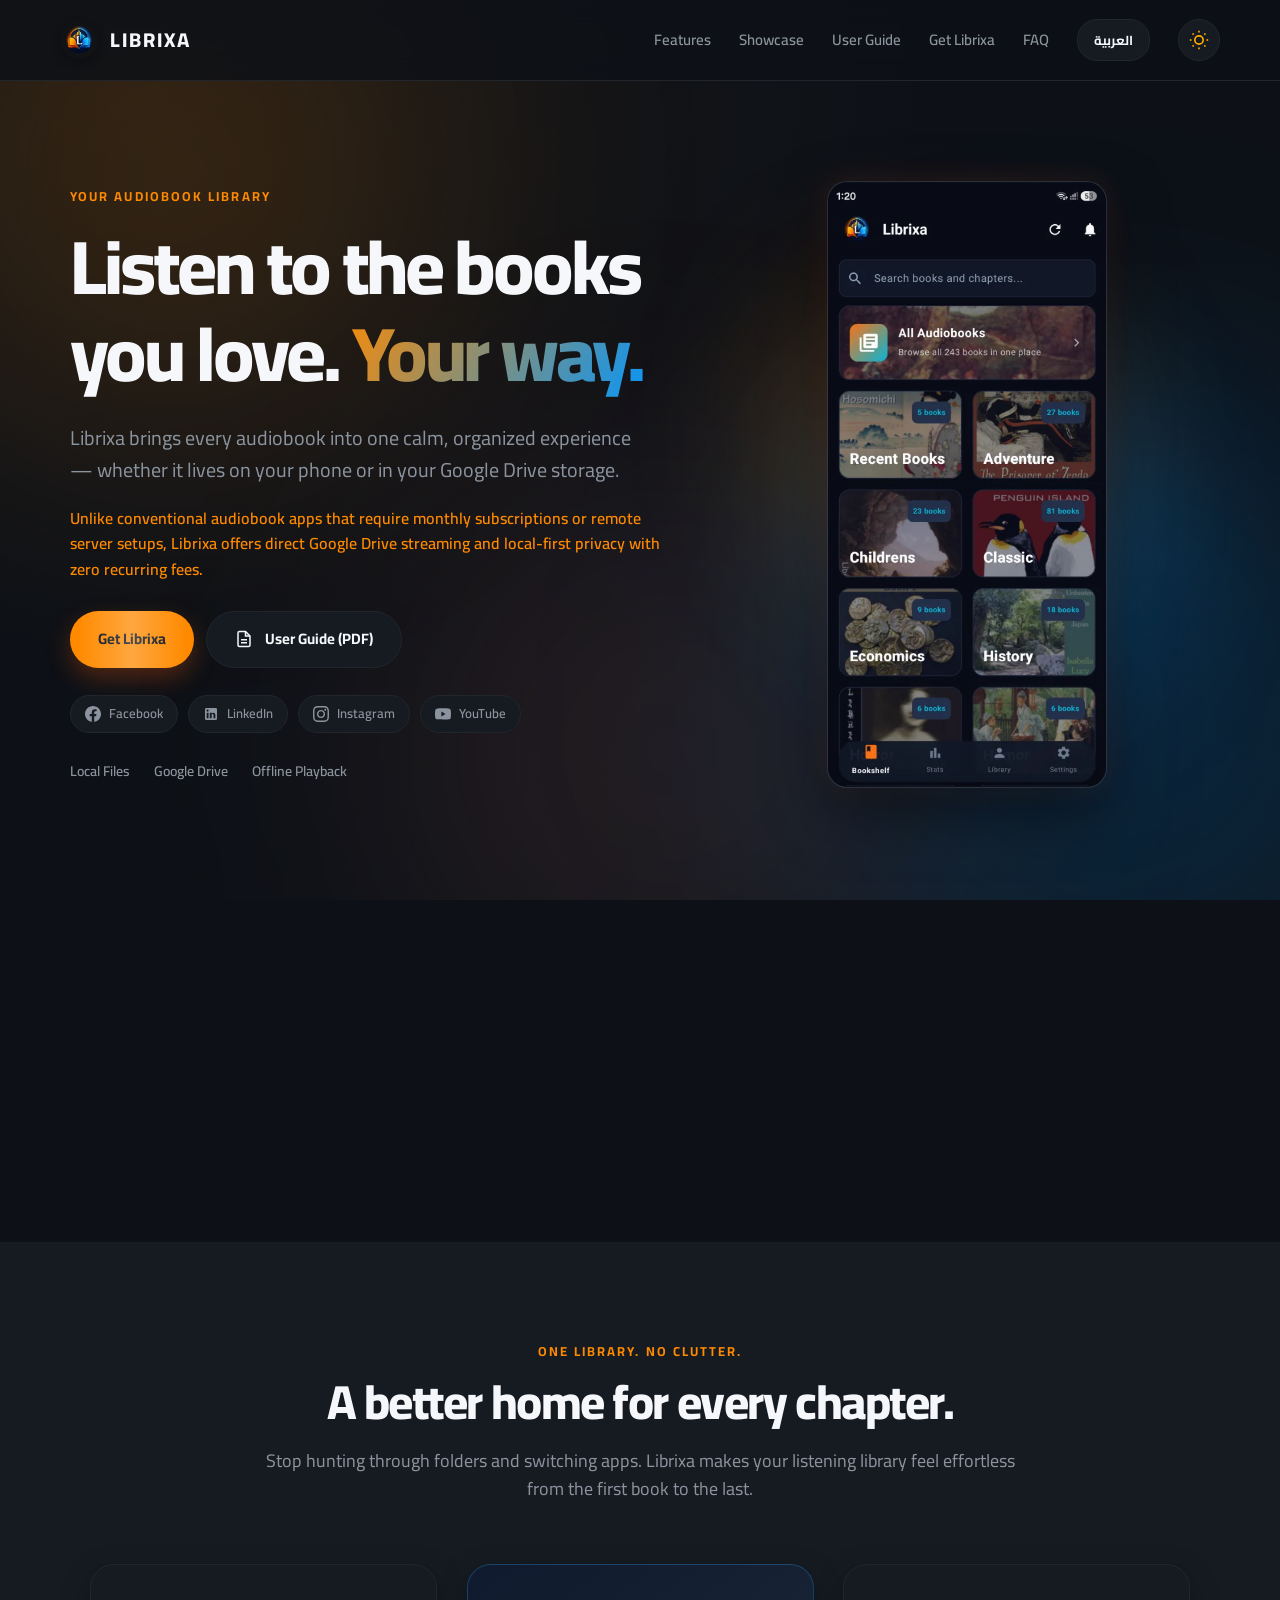
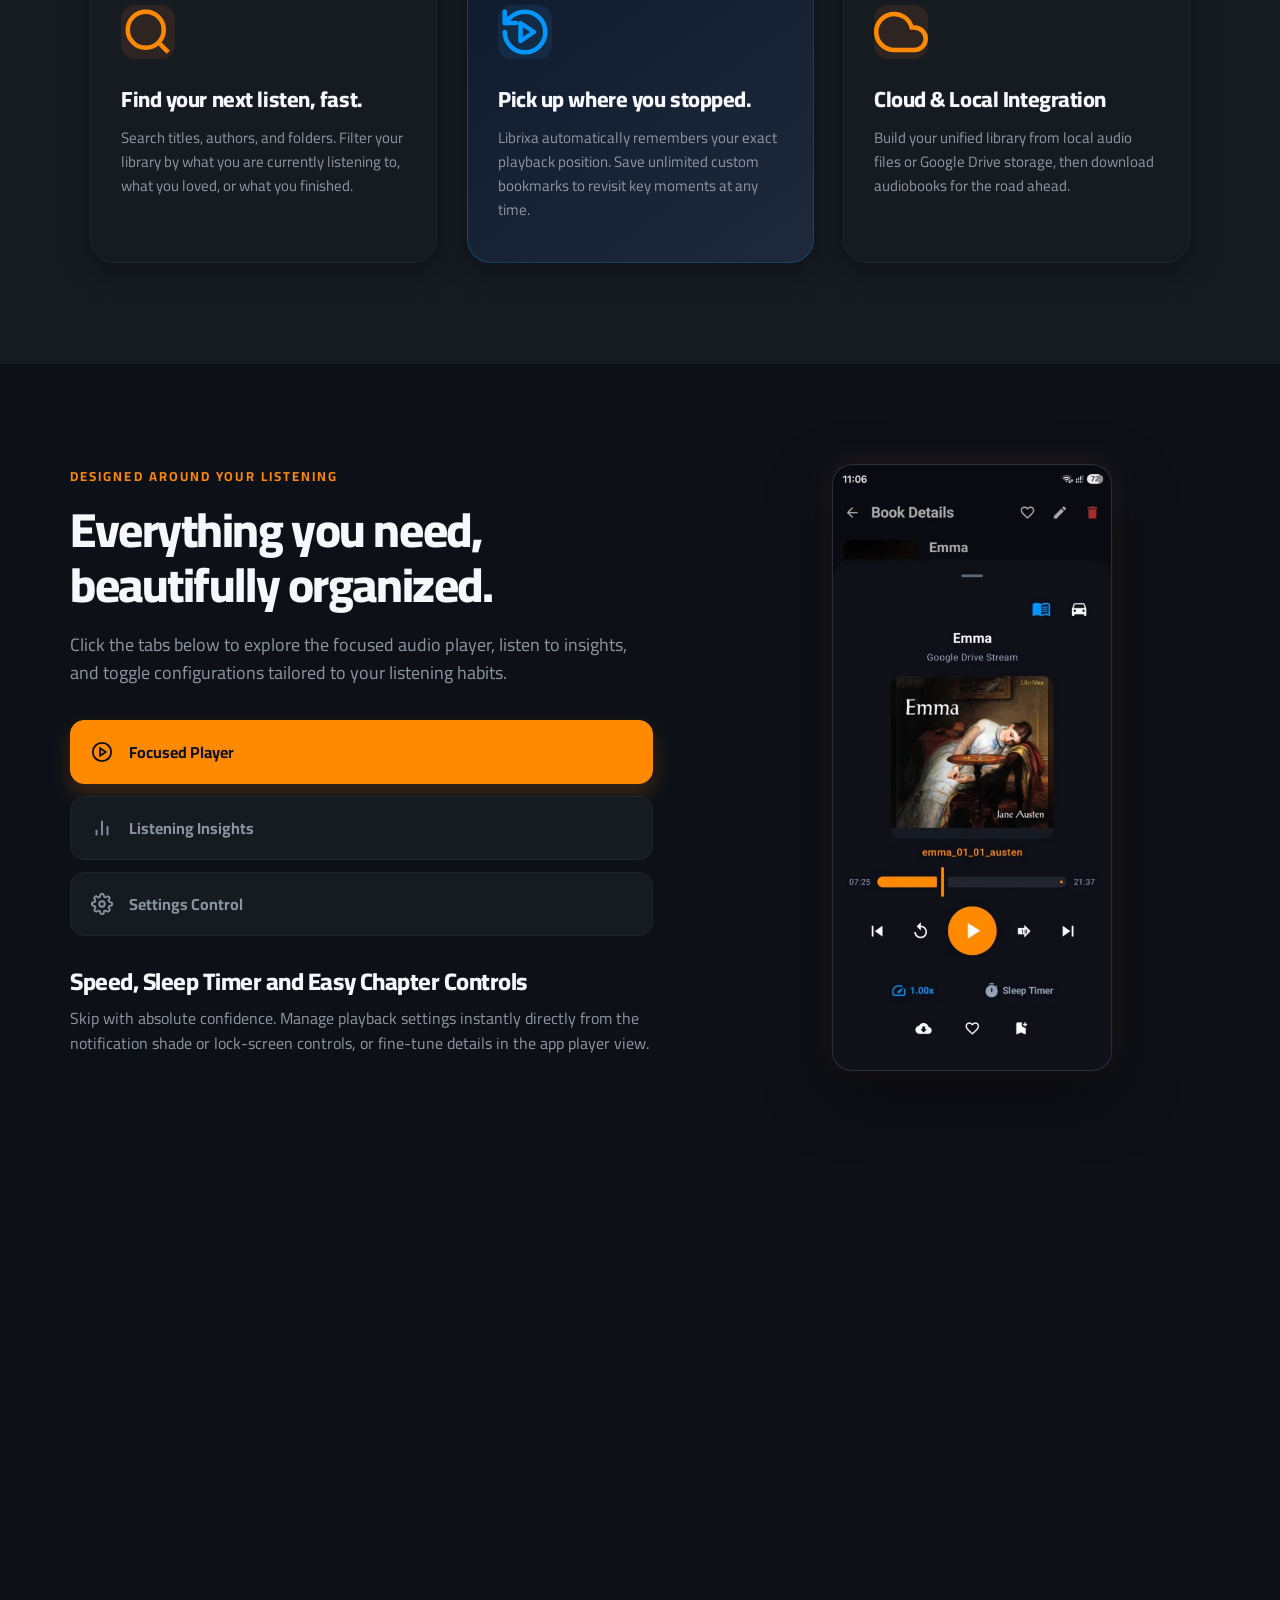
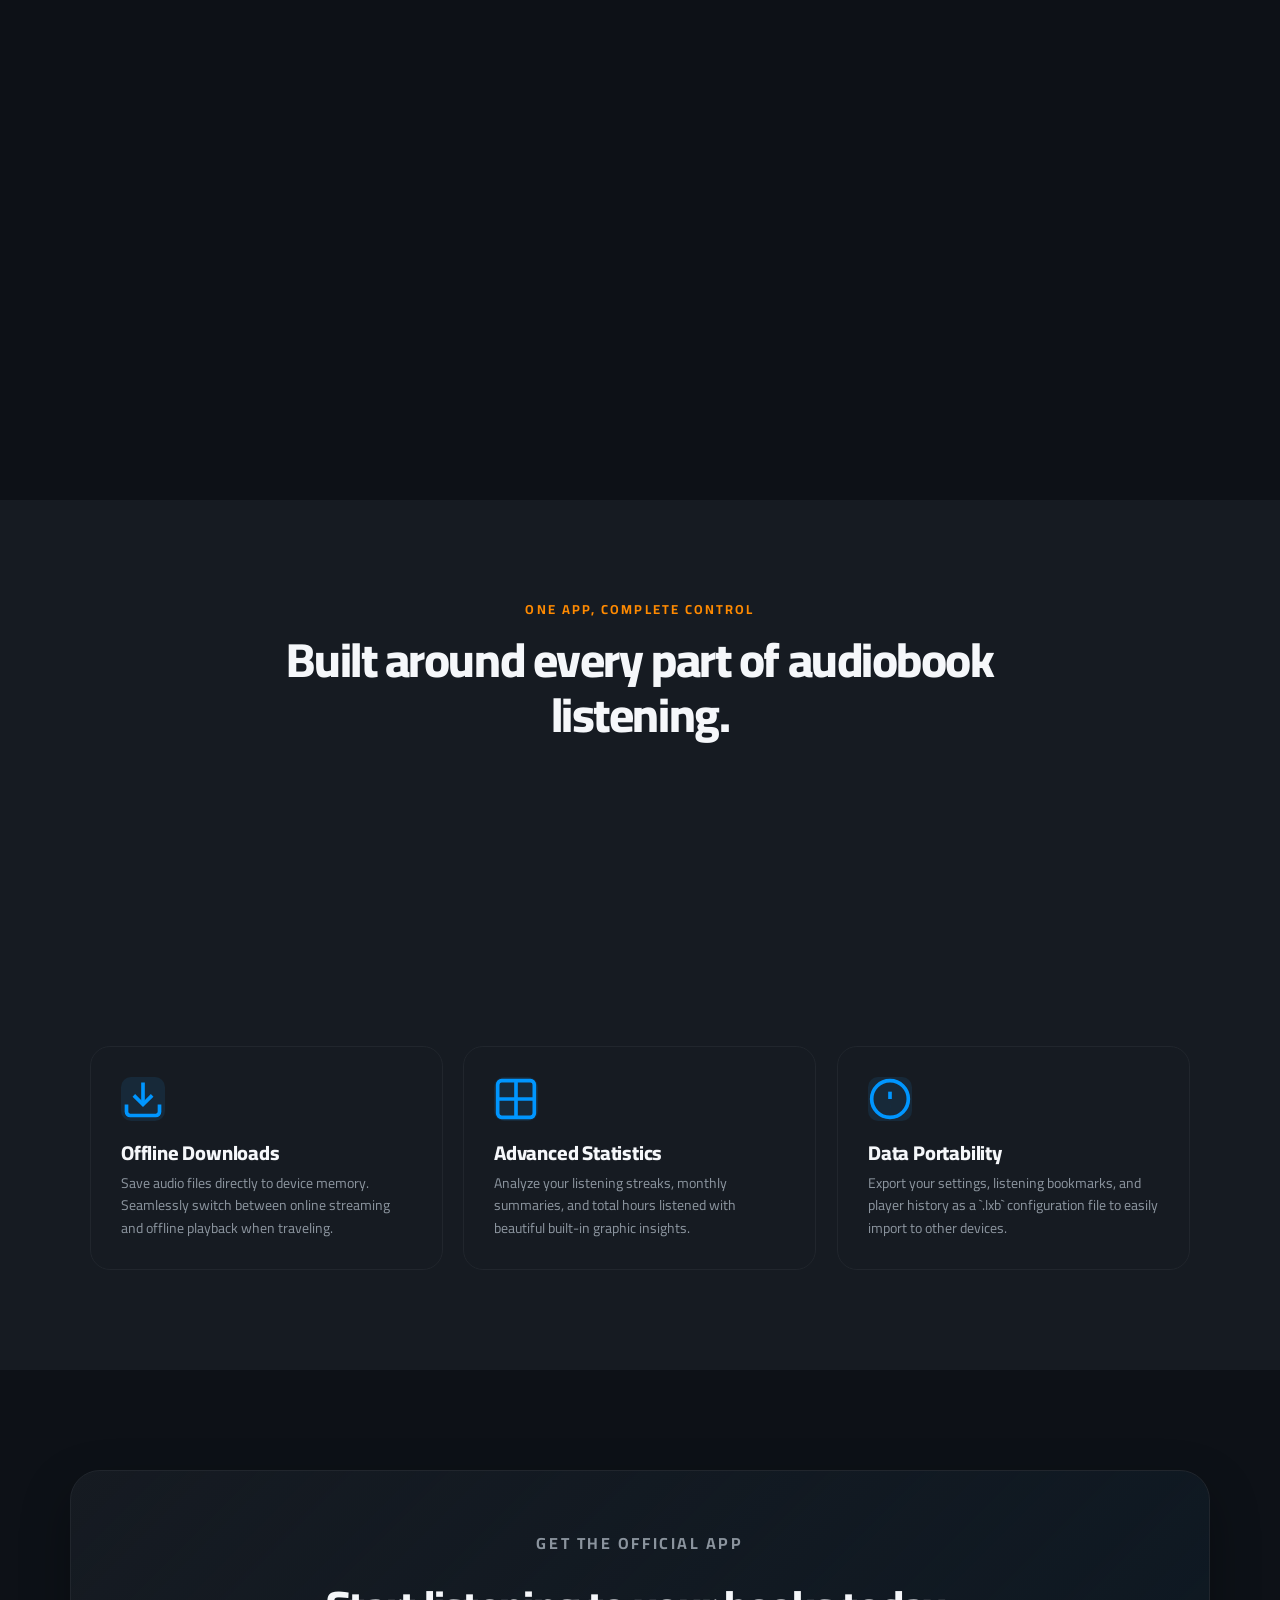
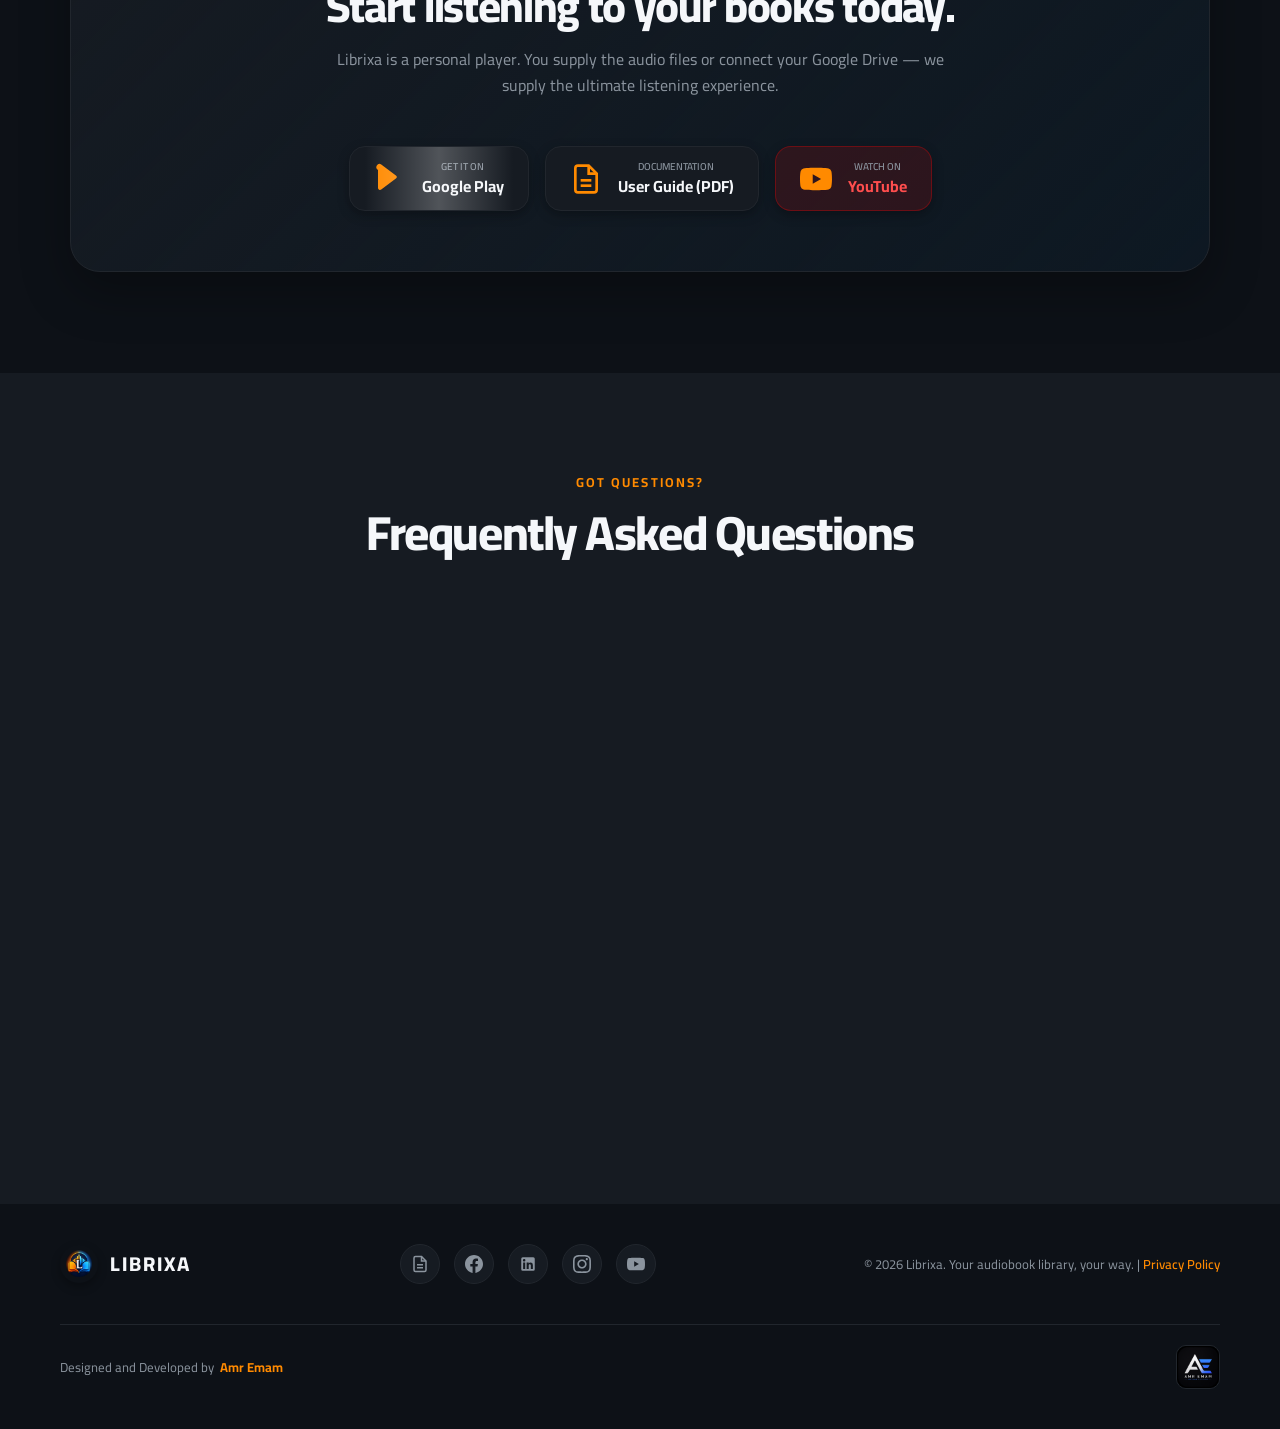
<file: index.html>
<!doctype html>
<html lang="en">
<head>
  <meta charset="utf-8" />
  <meta name="viewport" content="width=device-width, initial-scale=1" />
  <meta name="description" content="Librixa — your premium personal audiobook library. Stream from Google Drive, organize local audio files, and enjoy beautiful insights." />
  <title>Librixa | Premium Audiobook Library & Player</title>
  <!-- Favicon / Website Icon -->
  <link rel="icon" type="image/png" href="assets/librixa-logo.png" />
  <link rel="apple-touch-icon" href="assets/librixa-logo.png" />
  <link rel="stylesheet" href="styles.css" />

  <!-- Open Graph / Facebook -->
  <meta property="og:type" content="website" />
  <meta property="og:url" content="https://amremam1-dot.github.io/librixa-landing/" />
  <meta property="og:title" content="Librixa | Premium Audiobook Library & Player" />
  <meta property="og:description" content="Librixa — your premium personal audiobook library. Stream from Google Drive, organize local audio files, and enjoy beautiful insights." />
  <meta property="og:image" content="https://amremam1-dot.github.io/librixa-landing/assets/hero-main.webp" />

  <!-- Twitter -->
  <meta name="twitter:card" content="summary_large_image" />
  <meta name="twitter:url" content="https://amremam1-dot.github.io/librixa-landing/" />
  <meta name="twitter:title" content="Librixa | Premium Audiobook Library & Player" />
  <meta name="twitter:description" content="Librixa — your premium personal audiobook library. Stream from Google Drive, organize local audio files, and enjoy beautiful insights." />
  <meta name="twitter:image" content="https://amremam1-dot.github.io/librixa-landing/assets/hero-main.webp" />

  <!-- SoftwareApplication JSON-LD Structured Data -->
  <script type="application/ld+json">
  {
    "@context": "https://schema.org",
    "@type": "SoftwareApplication",
    "name": "Librixa",
    "operatingSystem": "Android",
    "applicationCategory": "MultimediaApplication",
    "description": "Librixa is a premium personal audiobook library and player for Android with direct Google Drive streaming, local file playback, and privacy-first listening insights.",
    "url": "https://amremam1-dot.github.io/librixa-landing/",
    "downloadUrl": "https://play.google.com/store/apps/details?id=com.example.audioshelf",
    "offers": {
      "@type": "Offer",
      "price": "0",
      "priceCurrency": "USD"
    },
    "author": {
      "@type": "Person",
      "name": "Amr Emam"
    }
  }
  </script>

  <!-- Google Fonts -->
  <link rel="preconnect" href="https://fonts.googleapis.com">
  <link rel="preconnect" href="https://fonts.gstatic.com" crossorigin>
  <link href="https://fonts.googleapis.com/css2?family=Poppins:ital,wght@0,300;0,400;0,500;0,600;0,700;0,800;1,400&family=Playfair+Display:ital,wght@0,600;0,700;0,800;1,600;1,700&family=Cairo:wght@400;600;700;850&display=swap" rel="stylesheet">
</head>
<body class="dark-theme">
  <!-- Animated Ambient Gradient Background Orbs -->
  <div class="bg-gradient-wrapper" aria-hidden="true">
    <div class="gradient-orb orb-1"></div>
    <div class="gradient-orb orb-2"></div>
    <div class="gradient-orb orb-3"></div>
  </div>
  <!-- Sticky Header -->
  <header class="site-header">
    <div class="header-container">
      <a class="brand" href="#top" aria-label="Librixa home">
        <img src="assets/librixa-logo.png" alt="Librixa Logo" />
        <span data-i18n="brand-name">LIBRIXA</span>
      </a>
      <button class="menu-toggle" aria-label="Open navigation" aria-expanded="false">
        <svg viewBox="0 0 24 24" fill="none" stroke="currentColor" stroke-width="2"><line x1="3" y1="12" x2="21" y2="12"></line><line x1="3" y1="6" x2="21" y2="6"></line><line x1="3" y1="18" x2="21" y2="18"></line></svg>
      </button>
      <nav class="nav" aria-label="Primary navigation">
        <a href="#features" data-i18n="nav-features">Features</a>
        <a href="#interactive-showcase" data-i18n="nav-showcase">Showcase</a>
        <a href="https://raw.githubusercontent.com/amremam1-dot/librixa-landing/a156dd2f09af0b331af08981f371c9fb9be5da1b/Librixa_User_Guide.pdf" target="_blank" rel="noopener" data-i18n="nav-guide">User Guide</a>
        <a href="#download" data-i18n="nav-download">Get Librixa</a>
        <a href="#faq" data-i18n="nav-faq">FAQ</a>
        
        <!-- Language Switcher Button -->
        <button id="lang-toggle" class="lang-toggle-btn" aria-label="Toggle language">
          <span class="lang-text">العربية</span>
        </button>

        <!-- Theme Toggle Button -->
        <button id="theme-toggle" class="theme-toggle-btn" aria-label="Toggle light/dark theme">
          <svg class="sun-icon" viewBox="0 0 24 24" fill="none" stroke="currentColor" stroke-width="2"><circle cx="12" cy="12" r="5"></circle><line x1="12" y1="1" x2="12" y2="3"></line><line x1="12" y1="21" x2="12" y2="23"></line><line x1="4.22" y1="4.22" x2="5.64" y2="5.64"></line><line x1="18.36" y1="18.36" x2="19.78" y2="19.78"></line><line x1="1" y1="12" x2="3" y2="12"></line><line x1="21" y1="12" x2="23" y2="12"></line><line x1="4.22" y1="19.78" x2="5.64" y2="18.36"></line><line x1="18.36" y1="5.64" x2="19.78" y2="4.22"></line></svg>
          <svg class="moon-icon" viewBox="0 0 24 24" fill="none" stroke="currentColor" stroke-width="2"><path d="M21 12.79A9 9 0 1 1 11.21 3 7 7 0 0 0 21 12.79z"></path></svg>
        </button>
      </nav>
    </div>
  </header>

  <main id="top">
    <!-- Hero Section -->
    <section class="hero reveal">
      <div class="hero-copy">
        <p class="eyebrow" data-i18n="hero-eyebrow">YOUR AUDIOBOOK LIBRARY</p>
        <h1 data-i18n="hero-title">Listen to the books you love. <em>Your way.</em></h1>
        <p class="lead" data-i18n="hero-lead">Librixa brings every audiobook into one calm, organized experience — whether it lives on your phone or in your Google Drive storage.</p>
        <p class="sub-lead-differentiation" data-i18n="differentiation-text">Unlike conventional audiobook apps that require monthly subscriptions or remote server setups, Librixa offers direct Google Drive streaming and local-first privacy with zero recurring fees.</p>
        <div class="hero-actions">
          <a class="button primary" href="#download" data-i18n="hero-btn-download">
            Get Librixa
            <svg viewBox="0 0 24 24" fill="none" stroke="currentColor" stroke-width="2.5"><line x1="5" y1="12" x2="19" y2="12"></line><polyline points="12 5 19 12 12 19"></polyline></svg>
          </a>
          <a class="button guide-btn" href="https://raw.githubusercontent.com/amremam1-dot/librixa-landing/a156dd2f09af0b331af08981f371c9fb9be5da1b/Librixa_User_Guide.pdf" target="_blank" rel="noopener">
            <svg viewBox="0 0 24 24" fill="none" stroke="currentColor" stroke-width="2"><path d="M14 2H6a2 2 0 0 0-2 2v16a2 2 0 0 0 2 2h12a2 2 0 0 0 2-2V8z"></path><polyline points="14 2 14 8 20 8"></polyline><line x1="16" y1="13" x2="8" y2="13"></line><line x1="16" y1="17" x2="8" y2="17"></line></svg>
            <span data-i18n="hero-btn-guide">User Guide (PDF)</span>
          </a>
        </div>
        <div class="social-links-row">
          <a href="https://www.facebook.com/librixa" target="_blank" rel="noopener" class="social-chip facebook" title="Facebook">
            <svg viewBox="0 0 24 24" fill="currentColor"><path d="M24 12c0-6.63-5.37-12-12-12S0 5.37 0 12c0 5.98 4.38 10.94 10.13 11.84v-8.37H7.08V12h3.05V9.36c0-3.01 1.79-4.67 4.53-4.67 1.31 0 2.68.23 2.68.23v2.96h-1.52c-1.49 0-1.95.92-1.95 1.87V12h3.34l-.54 3.47h-2.8v8.37C19.62 22.94 24 17.98 24 12z"/></svg>
            <span>Facebook</span>
          </a>
          <a href="https://linkedin.com/company/librixa" target="_blank" rel="noopener" class="social-chip linkedin" title="LinkedIn">
            <svg viewBox="0 0 24 24" fill="currentColor"><path d="M19 3a2 2 0 0 1 2 2v14a2 2 0 0 1-2 2H5a2 2 0 0 1-2-2V5a2 2 0 0 1 2-2h14m-.5 15.5v-5.3a3.26 3.26 0 0 0-3.26-3.26c-.85 0-1.84.52-2.28 1.3v-1.11h-2.79v8.37h2.79v-4.93c0-.77.62-1.4 1.39-1.4a1.4 1.4 0 0 1 1.4 1.4v4.93h2.75M6.88 8.56a1.68 1.68 0 0 0 1.68-1.68c0-.93-.75-1.69-1.68-1.69a1.69 1.69 0 0 0-1.69 1.69c0 .93.76 1.68 1.69 1.68m1.39 9.94v-8.37H5.5v8.37h2.77z"/></svg>
            <span>LinkedIn</span>
          </a>
          <a href="https://www.instagram.com/librixaapp/" target="_blank" rel="noopener" class="social-chip instagram" title="Instagram">
            <svg viewBox="0 0 24 24" fill="currentColor"><path d="M12 2.163c3.204 0 3.584.012 4.85.07 3.252.148 4.771 1.691 4.919 4.919.058 1.265.069 1.645.069 4.849 0 3.205-.012 3.584-.069 4.849-.149 3.225-1.664 4.771-4.919 4.919-1.266.058-1.644.07-4.85.07-3.204 0-3.584-.012-4.849-.07-3.26-.149-4.771-1.699-4.919-4.92-.058-1.265-.07-1.644-.07-4.849 0-3.204.013-3.583.07-4.849.149-3.227 1.664-4.771 4.919-4.919 1.266-.057 1.645-.069 4.849-.069zm0-2.163c-3.259 0-3.667.014-4.947.072-4.358.2-6.78 2.618-6.98 6.98-.059 1.281-.073 1.689-.073 4.948 0 3.259.014 3.668.072 4.948.2 4.358 2.618 6.78 6.98 6.98 1.281.058 1.689.072 4.948.072 3.259 0 3.668-.014 4.948-.072 4.354-.2 6.782-2.618 6.979-6.98.059-1.28.073-1.689.073-4.948 0-3.259-.014-3.667-.072-4.947-.196-4.354-2.617-6.78-6.979-6.98-1.281-.059-1.69-.073-4.949-.073zm0 5.838c-3.403 0-6.162 2.759-6.162 6.162s2.759 6.163 6.162 6.163 6.162-2.759 6.162-6.163c0-3.403-2.759-6.162-6.162-6.162zm0 10.162c-2.209 0-4-1.79-4-4 0-2.209 1.791-4 4-4s4 1.791 4 4c0 2.21-1.791 4-4 4zm6.406-11.845c-.796 0-1.441.645-1.441 1.44s.645 1.44 1.441 1.44c.795 0 1.439-.645 1.439-1.44s-.644-1.44-1.439-1.44z"/></svg>
            <span>Instagram</span>
          </a>
          <a href="https://www.youtube.com/@librixaa" target="_blank" rel="noopener" class="social-chip youtube" title="YouTube">
            <svg viewBox="0 0 24 24" fill="currentColor"><path d="M23.498 6.186a3.016 3.016 0 0 0-2.122-2.136C19.505 3.545 12 3.545 12 3.545s-7.505 0-9.377.505A3.017 3.017 0 0 0 .502 6.186C0 8.07 0 12 0 12s0 3.93.502 5.814a3.016 3.016 0 0 0 2.122 2.136c1.871.505 9.376.505 9.376.505s7.505 0 9.377-.505a3.015 3.015 0 0 0 2.122-2.136C24 15.93 24 12 24 12s0-3.93-.502-5.814zM9.545 15.568V8.432L15.818 12l-6.273 3.568z"/></svg>
            <span>YouTube</span>
          </a>
        </div>
        <div class="trust">
          <span class="trust-item" data-i18n="hero-trust-local">
            <svg viewBox="0 0 24 24" fill="none" stroke="currentColor" stroke-width="2"><rect x="2" y="2" width="20" height="20" rx="2.18" ry="2.18"></rect><line x1="12" y1="2" x2="12" y2="22"></line><line x1="2" y1="12" x2="22" y2="12"></line></svg>
            Local Files
          </span>
          <span class="trust-item" data-i18n="hero-trust-drive">
            <svg viewBox="0 0 24 24" fill="none" stroke="currentColor" stroke-width="2"><path d="M22 19a2 2 0 0 1-2 2H4a2 2 0 0 1-2-2V5a2 2 0 0 1 2-2h5l2 3h9a2 2 0 0 1 2 2z"></path></svg>
            Google Drive
          </span>
          <span class="trust-item" data-i18n="hero-trust-offline">
            <svg viewBox="0 0 24 24" fill="none" stroke="currentColor" stroke-width="2"><path d="M12 2a15.3 15.3 0 0 1 4 10 15.3 15.3 0 0 1-4 10 15.3 15.3 0 0 1-4-10 15.3 15.3 0 0 1 4-10z"></path><path d="M2 12h20"></path></svg>
            Offline Playback
          </span>
        </div>
      </div>
      
      <!-- Android Phone Frame Widget (Only for Main Screen Screenshot) -->
      <div class="hero-art">
        <div class="glow glow-orange"></div>
        <div class="glow glow-blue"></div>
        <div class="clean-screen-card hero-screen-card">
          <div class="hero-screen-container">
            <img id="hero-main-img" src="assets/hero-main.webp" alt="Librixa Audiobook Main Screen" loading="eager" />
          </div>
        </div>
      </div>
    </section>

    <!-- Developer Motivation Section -->
    <section class="why-built-section reveal">
      <div class="why-built-card">
        <h2 data-i18n="why-built-title">Why I Built Librixa</h2>
        <p data-i18n="why-built-desc">I built Librixa because I wanted a clean, hassle-free way to listen to my personal audiobook collection stored on Google Drive and local storage without subscriptions or cloud lock-in. Existing players either locked features behind monthly fees or lacked direct cloud streaming for large audio files. Librixa is built local-first and privacy-focused, giving you complete control over your own audiobooks.</p>
      </div>
    </section>

    <!-- Main Features Grid -->
    <section class="features-section reveal" id="features">
      <div class="section-header">
        <p class="eyebrow" data-i18n="features-eyebrow">ONE LIBRARY. NO CLUTTER.</p>
        <h2 data-i18n="features-title">A better home for every chapter.</h2>
        <p class="lead-text" data-i18n="features-lead">Stop hunting through folders and switching apps. Librixa makes your listening library feel effortless from the first book to the last.</p>
      </div>

      <div class="features-grid">
        <article class="feature-card reveal">
          <div class="card-icon">
            <svg viewBox="0 0 24 24" fill="none" stroke="currentColor" stroke-width="2"><circle cx="11" cy="11" r="8"></circle><line x1="21" y1="21" x2="16.65" y2="16.65"></line></svg>
          </div>
          <h3 data-i18n="feat1-title">Find your next listen, fast.</h3>
          <p data-i18n="feat1-desc">Search titles, authors, and folders. Filter your library by what you are currently listening to, what you loved, or what you finished.</p>
        </article>

        <article class="feature-card featured reveal">
          <div class="card-icon">
            <svg viewBox="0 0 24 24" fill="none" stroke="currentColor" stroke-width="2" stroke-linecap="round" stroke-linejoin="round"><path d="M3 12a9 9 0 1 0 9-9 9.75 9.75 0 0 0-6.74 2.74L3 8"></path><path d="M3 3v5h5"></path><polygon points="10 8 16 12 10 16 10 8"></polygon></svg>
          </div>
          <h3 data-i18n="feat2-title">Pick up where you stopped.</h3>
          <p data-i18n="feat2-desc">Librixa automatically remembers your exact playback position. Save unlimited custom bookmarks to revisit key moments at any time.</p>
        </article>

        <article class="feature-card reveal">
          <div class="card-icon">
            <svg viewBox="0 0 24 24" fill="none" stroke="currentColor" stroke-width="2"><path d="M18 10h-1.26A8 8 0 1 0 9 20h9a5 5 0 0 0 0-10z"></path></svg>
          </div>
          <h3 data-i18n="feat3-title">Cloud & Local Integration</h3>
          <p data-i18n="feat3-desc">Build your unified library from local audio files or Google Drive storage, then download audiobooks for the road ahead.</p>
        </article>
      </div>
    </section>

    <!-- Interactive Showcase Section (Tabbed Gallery) -->
    <section class="interactive-showcase reveal" id="interactive-showcase">
      <div class="showcase-container">
        <div class="showcase-content">
          <p class="eyebrow" data-i18n="showcase-eyebrow">DESIGNED AROUND YOUR LISTENING</p>
          <h2 data-i18n="showcase-title">Everything you need, beautifully organized.</h2>
          <p class="lead-text" data-i18n="showcase-lead">Click the tabs below to explore the focused audio player, listen to insights, and toggle configurations tailored to your listening habits.</p>

          <div class="showcase-tabs">
            <button class="showcase-tab active" data-target="player">
              <svg viewBox="0 0 24 24" fill="none" stroke="currentColor" stroke-width="2"><circle cx="12" cy="12" r="10"></circle><polygon points="10 8 16 12 10 16 10 8"></polygon></svg>
              <span data-i18n="tab1-title">Focused Player</span>
            </button>
            <button class="showcase-tab" data-target="stats">
              <svg viewBox="0 0 24 24" fill="none" stroke="currentColor" stroke-width="2"><line x1="18" y1="20" x2="18" y2="10"></line><line x1="12" y1="20" x2="12" y2="4"></line><line x1="6" y1="20" x2="6" y2="14"></line></svg>
              <span data-i18n="tab2-title">Listening Insights</span>
            </button>
            <button class="showcase-tab" data-target="settings">
              <svg viewBox="0 0 24 24" fill="none" stroke="currentColor" stroke-width="2"><circle cx="12" cy="12" r="3"></circle><path d="M19.4 15a1.65 1.65 0 0 0 .33 1.82l.06.06a2 2 0 1 1-2.83 2.83l-.06-.06a1.65 1.65 0 0 0-1.82-.33 1.65 1.65 0 0 0-1 1.51V21a2 2 0 0 1-4 0v-.09A1.65 1.65 0 0 0 9 19.4a1.65 1.65 0 0 0-1.82.33l-.06.06a2 2 0 1 1-2.83-2.83l.06-.06a1.65 1.65 0 0 0 .33-1.82 1.65 1.65 0 0 0-1.51-1H3a2 2 0 0 1 0-4h.09A1.65 1.65 0 0 0 4.6 9a1.65 1.65 0 0 0-.33-1.82l-.06-.06a2 2 0 1 1 2.83-2.83l.06.06a1.65 1.65 0 0 0 1.82.33H9a1.65 1.65 0 0 0 1-1.51V3a2 2 0 0 1 4 0v.09a1.65 1.65 0 0 0 1 1.51 1.65 1.65 0 0 0 1.82-.33l.06-.06a2 2 0 1 1 2.83 2.83l-.06.06a1.65 1.65 0 0 0-.33 1.82V9a1.65 1.65 0 0 0 1.51 1H21a2 2 0 0 1 0 4h-.09a1.65 1.65 0 0 0-1.51 1z"></path></svg>
              <span data-i18n="tab3-title">Settings Control</span>
            </button>
          </div>

          <div class="tab-caption-container">
            <div class="tab-caption active" id="caption-player">
              <h3 data-i18n="cap1-title">Speed, Sleep Timer and Easy Chapter Controls</h3>
              <p data-i18n="cap1-desc">Skip with absolute confidence. Manage playback settings instantly directly from the notification shade or lock-screen controls, or fine-tune details in the app player view.</p>
            </div>
            <div class="tab-caption" id="caption-stats">
              <h3 data-i18n="cap2-title">Track Your Listening Momentum</h3>
              <p data-i18n="cap2-desc">Get visually gorgeous reports of your daily and weekly listening activities. Set personal streaks and goals to keep track of your audiobook progress.</p>
            </div>
            <div class="tab-caption" id="caption-settings">
              <h3 data-i18n="cap3-title">Fine-tune Your Playback App</h3>
              <p data-i18n="cap3-desc">Configure automatic library updates, Google Drive folder sync behavior, local storage scanning paths, theme colors, and download controls.</p>
            </div>
          </div>
        </div>

        <div class="showcase-media">
          <div class="clean-screen-card showcase-screen-card">
            <img id="showcase-img" src="assets/showcase-player.webp" alt="Focused Player Showcase" class="active" loading="lazy" />
          </div>
        </div>
      </div>
    </section>

    <!-- Screenshot Gallery Section -->
    <section class="gallery-section reveal" id="app-gallery">
      <div class="section-header">
        <p class="eyebrow" data-i18n="gallery-eyebrow">SCREENSHOTS GALLERY</p>
        <h2 data-i18n="gallery-title">Real App Interfaces</h2>
        <p class="lead-text" data-i18n="gallery-lead">Take a closer look at the actual screens and design of the Librixa app. Clean, modern, and built with utility in mind.</p>
      </div>
      <div class="gallery-wrapper">
        <div class="gallery-scroll">
          <div class="gallery-item">
            <div class="gallery-card">
              <img src="assets/1.webp" alt="Librixa Overview" loading="lazy" />
            </div>
            <span data-i18n="gallery-item1">Librixa Overview</span>
          </div>
          <div class="gallery-item">
            <div class="gallery-card">
              <img src="assets/2.webp" alt="Focused Player" loading="lazy" />
            </div>
            <span data-i18n="gallery-item2">Focused Player</span>
          </div>
          <div class="gallery-item">
            <div class="gallery-card">
              <img src="assets/3.webp" alt="Immersive Experience" loading="lazy" />
            </div>
            <span data-i18n="gallery-item3">Immersive Experience</span>
          </div>
          <div class="gallery-item">
            <div class="gallery-card">
              <img src="assets/4.webp" alt="Smart Search & Chapters" loading="lazy" />
            </div>
            <span data-i18n="gallery-item4">Search & Chapters</span>
          </div>
          <div class="gallery-item">
            <div class="gallery-card">
              <img src="assets/5.webp" alt="Cloud & Local Sync" loading="lazy" />
            </div>
            <span data-i18n="gallery-item5">Cloud & Local Sync</span>
          </div>
          <div class="gallery-item">
            <div class="gallery-card">
              <img src="assets/6.webp" alt="Bookmarks & Favorites" loading="lazy" />
            </div>
            <span data-i18n="gallery-item6">Bookmarks & Favorites</span>
          </div>
          <div class="gallery-item">
            <div class="gallery-card">
              <img src="assets/7.webp" alt="Light & Drive Mode" loading="lazy" />
            </div>
            <span data-i18n="gallery-item7">Light & Drive Mode</span>
          </div>
          <div class="gallery-item">
            <div class="gallery-card">
              <img src="assets/8.webp" alt="Dark Night Mode" loading="lazy" />
            </div>
            <span data-i18n="gallery-item8">Dark Night Mode</span>
          </div>
        </div>
      </div>
    </section>

    <!-- App Capabilities Section -->
    <section class="capabilities reveal">
      <div class="section-header">
        <p class="eyebrow" data-i18n="caps-eyebrow">ONE APP, COMPLETE CONTROL</p>
        <h2 data-i18n="caps-title">Built around every part of audiobook listening.</h2>
      </div>

      <div class="capability-grid">
        <article class="capability-card reveal">
          <div class="cap-icon">
            <svg viewBox="0 0 24 24" fill="none" stroke="currentColor" stroke-width="2"><path d="M18 10h-1.26A8 8 0 1 0 9 20h9a5 5 0 0 0 0-10z"></path></svg>
          </div>
          <h3 data-i18n="cap-title-1">Google Drive Sync</h3>
          <p data-i18n="cap-desc-1">Connect your personal Drive storage, scan directories for audiobooks, and stream files instantly without consuming local disk space.</p>
        </article>

        <article class="capability-card reveal">
          <div class="cap-icon">
            <svg viewBox="0 0 24 24" fill="none" stroke="currentColor" stroke-width="2"><path d="M22 19a2 2 0 0 1-2 2H4a2 2 0 0 1-2-2V5a2 2 0 0 1 2-2h5l2 3h9a2 2 0 0 1 2 2z"></path></svg>
          </div>
          <h3 data-i18n="cap-title-2">Local Library Support</h3>
          <p data-i18n="cap-desc-2">Scan custom folders on your device. Librixa detects audio file modifications and updates metadata dynamically in the background.</p>
        </article>

        <article class="capability-card reveal">
          <div class="cap-icon">
            <svg viewBox="0 0 24 24" fill="none" stroke="currentColor" stroke-width="2"><line x1="8" y1="6" x2="21" y2="6"></line><line x1="8" y1="12" x2="21" y2="12"></line><line x1="8" y1="18" x2="21" y2="18"></line><line x1="3" y1="6" x2="3.01" y2="6"></line><line x1="3" y1="12" x2="3.01" y2="12"></line><line x1="3" y1="18" x2="3.01" y2="18"></line></svg>
          </div>
          <h3 data-i18n="cap-title-3">Smart Chapters</h3>
          <p data-i18n="cap-desc-3">Parsed metadata lets you easily jump to chapters. Customize chapter headings, keep notes, and mark bookmarks precisely.</p>
        </article>

        <article class="capability-card reveal">
          <div class="cap-icon">
            <svg viewBox="0 0 24 24" fill="none" stroke="currentColor" stroke-width="2"><path d="M21 15v4a2 2 0 0 1-2 2H5a2 2 0 0 1-2-2v-4"></path><polyline points="7 10 12 15 17 10"></polyline><line x1="12" y1="15" x2="12" y2="3"></line></svg>
          </div>
          <h3 data-i18n="cap-title-4">Offline Downloads</h3>
          <p data-i18n="cap-desc-4">Save audio files directly to device memory. Seamlessly switch between online streaming and offline playback when traveling.</p>
        </article>

        <article class="capability-card reveal">
          <div class="cap-icon">
            <svg viewBox="0 0 24 24" fill="none" stroke="currentColor" stroke-width="2"><rect x="2" y="2" width="20" height="20" rx="2.18" ry="2.18"></rect><line x1="12" y1="2" x2="12" y2="22"></line><line x1="2" y1="12" x2="22" y2="12"></line></svg>
          </div>
          <h3 data-i18n="cap-title-5">Advanced Statistics</h3>
          <p data-i18n="cap-desc-5">Analyze your listening streaks, monthly summaries, and total hours listened with beautiful built-in graphic insights.</p>
        </article>

        <article class="capability-card reveal">
          <div class="cap-icon">
            <svg viewBox="0 0 24 24" fill="none" stroke="currentColor" stroke-width="2"><circle cx="12" cy="12" r="10"></circle><line x1="12" y1="8" x2="12" y2="12"></line><line x1="12" y1="16" x2="12.01" y2="16"></line></svg>
          </div>
          <h3 data-i18n="cap-title-6">Data Portability</h3>
          <p data-i18n="cap-desc-6">Export your settings, listening bookmarks, and player history as a `.lxb` configuration file to easily import to other devices.</p>
        </article>
      </div>
    </section>

    <!-- Download Center Section -->
    <section class="download-section reveal" id="download">
      <div class="download-container single-download">
        <div class="download-info centered-download">
          <p class="eyebrow" data-i18n="download-eyebrow">GET THE OFFICIAL APP</p>
          <h2 data-i18n="download-title">Start listening to your books today.</h2>
          <p data-i18n="download-desc">Librixa is a personal player. You supply the audio files or connect your Google Drive — we supply the ultimate listening experience.</p>
          
          <div class="download-actions">
            <!-- Google Play Store Button -->
            <a href="https://play.google.com/store/apps/details?id=com.audio.librixa" target="_blank" rel="noopener" class="btn-download playstore-btn">
              <svg viewBox="0 0 24 24" fill="currentColor"><path d="M3 5.25v13.5a1.5 1.5 0 0 0 2.43 1.16l11-8.25a1.5 1.5 0 0 0 0-2.32l-11-8.25A1.5 1.5 0 0 0 3 5.25z"/></svg>
              <div>
                <span class="small-lbl" data-i18n="download-store-lbl">Get it on</span>
                <span class="large-lbl" data-i18n="download-store-title">Google Play</span>
              </div>
            </a>

            <!-- User Guide PDF Button -->
            <a href="https://raw.githubusercontent.com/amremam1-dot/librixa-landing/a156dd2f09af0b331af08981f371c9fb9be5da1b/Librixa_User_Guide.pdf" target="_blank" rel="noopener" class="btn-download guide-download-btn">
              <svg viewBox="0 0 24 24" fill="none" stroke="currentColor" stroke-width="2"><path d="M14 2H6a2 2 0 0 0-2 2v16a2 2 0 0 0 2 2h12a2 2 0 0 0 2-2V8z"></path><polyline points="14 2 14 8 20 8"></polyline><line x1="16" y1="13" x2="8" y2="13"></line><line x1="16" y1="17" x2="8" y2="17"></line></svg>
              <div>
                <span class="small-lbl" data-i18n="download-guide-lbl">Documentation</span>
                <span class="large-lbl" data-i18n="download-guide-title">User Guide (PDF)</span>
              </div>
            </a>

            <!-- Official YouTube Channel Button -->
            <a href="https://www.youtube.com/@librixaa" target="_blank" rel="noopener" class="btn-download youtube-btn">
              <svg viewBox="0 0 24 24" fill="currentColor"><path d="M23.498 6.186a3.016 3.016 0 0 0-2.122-2.136C19.505 3.545 12 3.545 12 3.545s-7.505 0-9.377.505A3.017 3.017 0 0 0 .502 6.186C0 8.07 0 12 0 12s0 3.93.502 5.814a3.016 3.016 0 0 0 2.122 2.136c1.871.505 9.376.505 9.376.505s7.505 0 9.377-.505a3.015 3.015 0 0 0 2.122-2.136C24 15.93 24 12 24 12s0-3.93-.502-5.814zM9.545 15.568V8.432L15.818 12l-6.273 3.568z"/></svg>
              <div>
                <span class="small-lbl" data-i18n="download-youtube-lbl">Watch on</span>
                <span class="large-lbl" data-i18n="download-youtube-title">YouTube</span>
              </div>
            </a>
          </div>
        </div>
      </div>
    </section>

    <!-- FAQ Section -->
    <section class="faq-section reveal" id="faq">
      <div class="section-header">
        <p class="eyebrow" data-i18n="faq-eyebrow">GOT QUESTIONS?</p>
        <h2 data-i18n="faq-title">Frequently Asked Questions</h2>
      </div>

      <div class="faq-accordion-container">
        <div class="faq-item">
          <button class="faq-trigger">
            <span data-i18n="faq-q1">Does Librixa provide audiobooks?</span>
            <span class="faq-plus">&#43;</span>
          </button>
          <div class="faq-panel">
            <p data-i18n="faq-a1">No, Librixa is a media library organizer and player. It does not provide, host, sell, or distribute audiobooks. You connect your own audio files (stored locally on your device or in your Google Drive cloud account).</p>
          </div>
        </div>

        <div class="faq-item">
          <button class="faq-trigger">
            <span data-i18n="faq-q2">What audio file formats does Librixa support?</span>
            <span class="faq-plus">&#43;</span>
          </button>
          <div class="faq-panel">
            <p data-i18n="faq-a2">Librixa supports standard audio file formats, including MP3, M4B, M4A, AAC, and WAV. It also supports parsing chapters from files containing standardized chapter metadata (e.g., M4B files).</p>
          </div>
        </div>

        <div class="faq-item">
          <button class="faq-trigger">
            <span data-i18n="faq-q3">How does the Google Drive integration work?</span>
            <span class="faq-plus">&#43;</span>
          </button>
          <div class="faq-panel">
            <p data-i18n="faq-a3">You sign in with your Google account and grant Librixa secure read access to select directories on your Drive storage. Librixa parses files and directories dynamically, letting you stream books or download chapters for offline use without uploading anything to secondary servers.</p>
          </div>
        </div>

        <div class="faq-item">
          <button class="faq-trigger">
            <span data-i18n="faq-q4">Is my reading and playback data secure?</span>
            <span class="faq-plus">&#43;</span>
          </button>
          <div class="faq-panel">
            <p data-i18n="faq-a4">Yes. Librixa keeps all your playback statistics, settings, and book configurations stored locally on your device. It doesn't send your data to any proprietary analytics servers, ensuring total privacy.</p>
          </div>
        </div>

        <div class="faq-item">
          <button class="faq-trigger">
            <span data-i18n="faq-q5">How can I backup or transfer my library?</span>
            <span class="faq-plus">&#43;</span>
          </button>
          <div class="faq-panel">
            <p data-i18n="faq-a5">You can export a configuration file (`.lxb`) from settings which stores your reading logs, playlists, and bookmarks. Simply import this file on your new device inside Librixa to restore everything.</p>
          </div>
        </div>
      </div>
    </section>
  </main>

  <!-- Footer -->
  <footer class="site-footer">
    <div class="footer-top">
      <div class="brand">
        <img src="assets/librixa-logo.png" alt="Librixa Logo" />
        <span data-i18n="brand-name">LIBRIXA</span>
      </div>
      <div class="footer-social-bar">
        <a href="https://raw.githubusercontent.com/amremam1-dot/librixa-landing/a156dd2f09af0b331af08981f371c9fb9be5da1b/Librixa_User_Guide.pdf" target="_blank" rel="noopener" class="footer-social-icon guide" title="User Guide (PDF)">
          <svg viewBox="0 0 24 24" fill="none" stroke="currentColor" stroke-width="2"><path d="M14 2H6a2 2 0 0 0-2 2v16a2 2 0 0 0 2 2h12a2 2 0 0 0 2-2V8z"></path><polyline points="14 2 14 8 20 8"></polyline><line x1="16" y1="13" x2="8" y2="13"></line><line x1="16" y1="17" x2="8" y2="17"></line></svg>
        </a>
        <a href="https://www.facebook.com/librixa" target="_blank" rel="noopener" class="footer-social-icon facebook" title="Facebook">
          <svg viewBox="0 0 24 24" fill="currentColor"><path d="M24 12c0-6.63-5.37-12-12-12S0 5.37 0 12c0 5.98 4.38 10.94 10.13 11.84v-8.37H7.08V12h3.05V9.36c0-3.01 1.79-4.67 4.53-4.67 1.31 0 2.68.23 2.68.23v2.96h-1.52c-1.49 0-1.95.92-1.95 1.87V12h3.34l-.54 3.47h-2.8v8.37C19.62 22.94 24 17.98 24 12z"/></svg>
        </a>
        <a href="https://linkedin.com/company/librixa" target="_blank" rel="noopener" class="footer-social-icon linkedin" title="LinkedIn">
          <svg viewBox="0 0 24 24" fill="currentColor"><path d="M19 3a2 2 0 0 1 2 2v14a2 2 0 0 1-2 2H5a2 2 0 0 1-2-2V5a2 2 0 0 1 2-2h14m-.5 15.5v-5.3a3.26 3.26 0 0 0-3.26-3.26c-.85 0-1.84.52-2.28 1.3v-1.11h-2.79v8.37h2.79v-4.93c0-.77.62-1.4 1.39-1.4a1.4 1.4 0 0 1 1.4 1.4v4.93h2.75M6.88 8.56a1.68 1.68 0 0 0 1.68-1.68c0-.93-.75-1.69-1.68-1.69a1.69 1.69 0 0 0-1.69 1.69c0 .93.76 1.68 1.69 1.68m1.39 9.94v-8.37H5.5v8.37h2.77z"/></svg>
        </a>
        <a href="https://www.instagram.com/librixaapp/" target="_blank" rel="noopener" class="footer-social-icon instagram" title="Instagram">
          <svg viewBox="0 0 24 24" fill="currentColor"><path d="M12 2.163c3.204 0 3.584.012 4.85.07 3.252.148 4.771 1.691 4.919 4.919.058 1.265.069 1.645.069 4.849 0 3.205-.012 3.584-.069 4.849-.149 3.225-1.664 4.771-4.919 4.919-1.266.058-1.644.07-4.85.07-3.204 0-3.584-.012-4.849-.07-3.26-.149-4.771-1.699-4.919-4.92-.058-1.265-.07-1.644-.07-4.849 0-3.204.013-3.583.07-4.849.149-3.227 1.664-4.771 4.919-4.919 1.266-.057 1.645-.069 4.849-.069zm0-2.163c-3.259 0-3.667.014-4.947.072-4.358.2-6.78 2.618-6.98 6.98-.059 1.281-.073 1.689-.073 4.948 0 3.259.014 3.668.072 4.948.2 4.358 2.618 6.78 6.98 6.98 1.281.058 1.689.072 4.948.072 3.259 0 3.668-.014 4.948-.072 4.354-.2 6.782-2.618 6.979-6.98.059-1.28.073-1.689.073-4.948 0-3.259-.014-3.667-.072-4.947-.196-4.354-2.617-6.78-6.979-6.98-1.281-.059-1.69-.073-4.949-.073zm0 5.838c-3.403 0-6.162 2.759-6.162 6.162s2.759 6.163 6.162 6.163 6.162-2.759 6.162-6.163c0-3.403-2.759-6.162-6.162-6.162zm0 10.162c-2.209 0-4-1.79-4-4 0-2.209 1.791-4 4-4s4 1.791 4 4c0 2.21-1.791 4-4 4zm6.406-11.845c-.796 0-1.441.645-1.441 1.44s.645 1.44 1.441 1.44c.795 0 1.439-.645 1.439-1.44s-.644-1.44-1.439-1.44z"/></svg>
        </a>
        <a href="https://www.youtube.com/@librixaa" target="_blank" rel="noopener" class="footer-social-icon youtube" title="YouTube">
          <svg viewBox="0 0 24 24" fill="currentColor"><path d="M23.498 6.186a3.016 3.016 0 0 0-2.122-2.136C19.505 3.545 12 3.545 12 3.545s-7.505 0-9.377.505A3.017 3.017 0 0 0 .502 6.186C0 8.07 0 12 0 12s0 3.93.502 5.814a3.016 3.016 0 0 0 2.122 2.136c1.871.505 9.376.505 9.376.505s7.505 0 9.377-.505a3.015 3.015 0 0 0 2.122-2.136C24 15.93 24 12 24 12s0-3.93-.502-5.814zM9.545 15.568V8.432L15.818 12l-6.273 3.568z"/></svg>
        </a>
      </div>
      <p><span data-i18n="footer-copyright">© 2026 Librixa. Your audiobook library, your way.</span> | <a href="privacy.html" style="color: var(--orange-accent); font-weight: 600;" data-i18n="footer-privacy">Privacy Policy</a></p>
    </div>
    <div class="footer-bottom">
      <p class="dev-credits">
        <span data-i18n="footer-dev">Designed and Developed by</span>
        <strong class="dev-name">Amr Emam</strong>
      </p>
      <img class="developer" src="assets/developer-logo.png" alt="Amr Emam — Software Developer" />
    </div>
  </footer>

  <script src="script.js"></script>
</body>
</html>
</file>
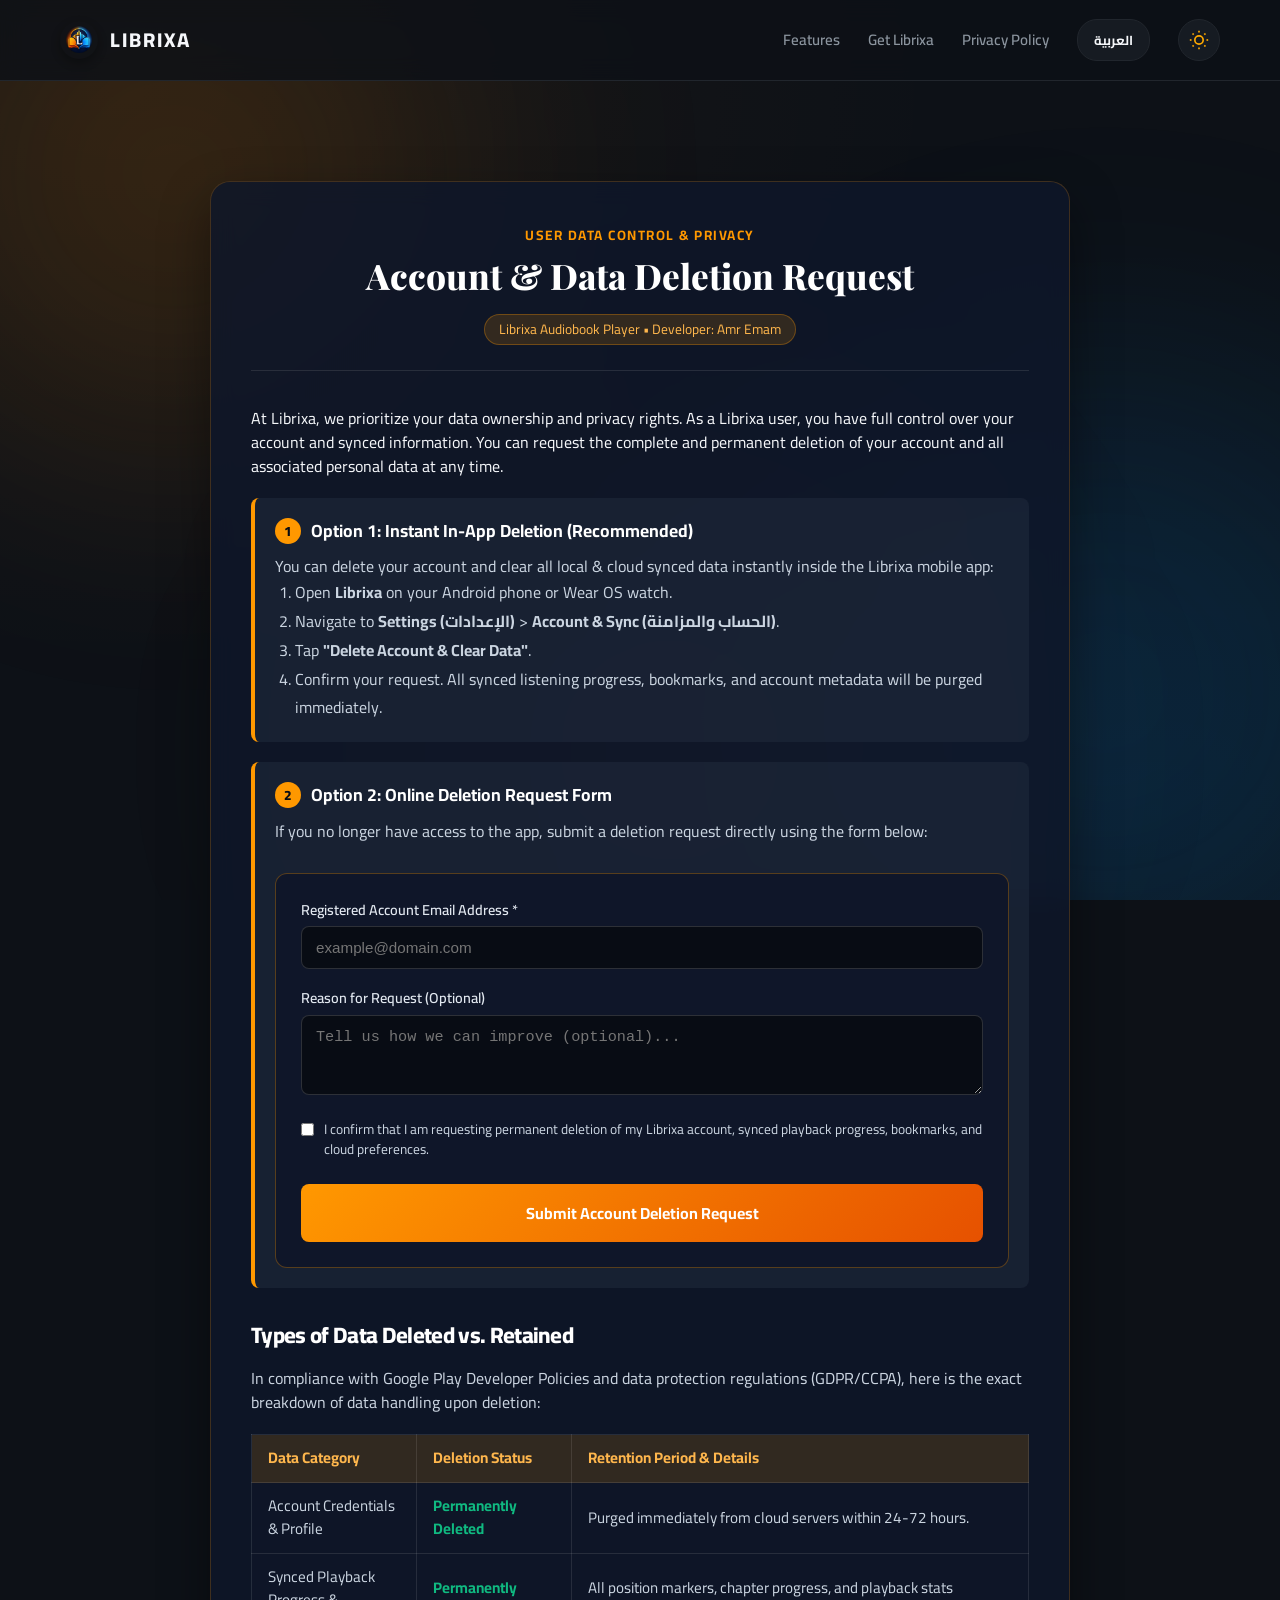
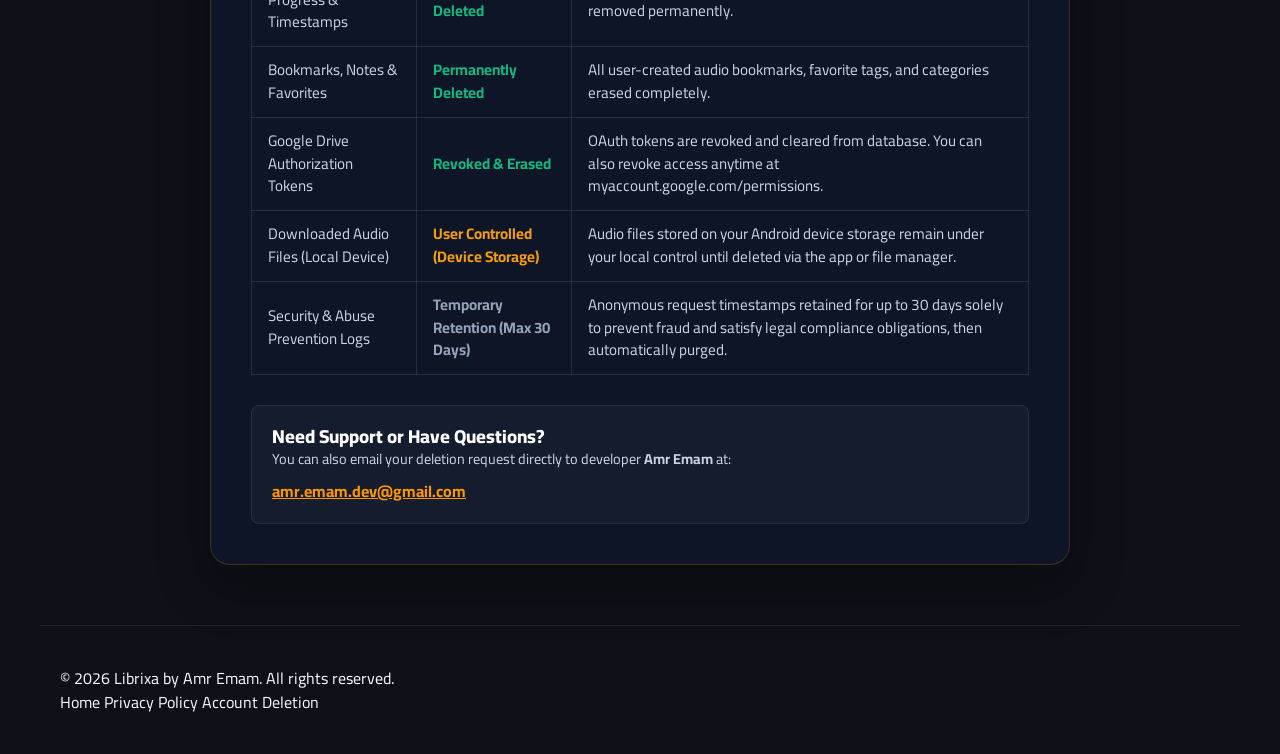
<file: delete/index.html>
<!doctype html>
<html lang="en">
<head>
  <meta charset="utf-8" />
  <meta name="viewport" content="width=device-width, initial-scale=1" />
  <meta name="description" content="Librixa Account & Data Deletion Request — Official data removal policy and step-by-step deletion guide for Librixa Audiobook Player by Amr Emam." />
  <title>Account & Data Deletion | Librixa Audiobook Player</title>
  
  <!-- Favicon / Website Icon -->
  <link rel="icon" type="image/png" href="../assets/librixa-logo.png" />
  <link rel="apple-touch-icon" href="../assets/librixa-logo.png" />
  <link rel="stylesheet" href="../styles.css" />
  <link rel="stylesheet" href="../image-fix.css" />

  <!-- Open Graph / Facebook -->
  <meta property="og:type" content="website" />
  <meta property="og:url" content="https://amremam1-dot.github.io/librixa-landing/delete" />
  <meta property="og:title" content="Account & Data Deletion | Librixa Audiobook Player" />
  <meta property="og:description" content="Official data removal policy and step-by-step deletion guide for Librixa Audiobook Player by Amr Emam." />
  <meta property="og:image" content="https://amremam1-dot.github.io/librixa-landing/assets/hero-main.webp" />

  <!-- Twitter -->
  <meta name="twitter:card" content="summary_large_image" />
  <meta name="twitter:url" content="https://amremam1-dot.github.io/librixa-landing/delete" />
  <meta name="twitter:title" content="Account & Data Deletion | Librixa Audiobook Player" />
  <meta name="twitter:description" content="Official data removal policy and step-by-step deletion guide for Librixa Audiobook Player by Amr Emam." />
  <meta name="twitter:image" content="https://amremam1-dot.github.io/librixa-landing/assets/hero-main.webp" />

  <!-- Google Fonts -->
  <link rel="preconnect" href="https://fonts.googleapis.com">
  <link rel="preconnect" href="https://fonts.gstatic.com" crossorigin>
  <link href="https://fonts.googleapis.com/css2?family=Poppins:ital,wght@0,300;0,400;0,500;0,600;0,700;0,800;1,400&family=Playfair+Display:ital,wght@0,600;0,700;0,800;1,600;1,700&family=Cairo:wght@400;600;700;850&display=swap" rel="stylesheet">

  <style>
    .delete-container {
      max-width: 900px;
      margin: 100px auto 60px;
      padding: 0 20px;
    }
    .delete-card {
      background: rgba(15, 23, 42, 0.85);
      border: 1px solid rgba(255, 152, 0, 0.2);
      border-radius: 20px;
      padding: 40px;
      backdrop-filter: blur(12px);
      box-shadow: 0 20px 50px rgba(0, 0, 0, 0.4);
    }
    .delete-header {
      text-align: center;
      margin-bottom: 35px;
      border-bottom: 1px solid rgba(255, 255, 255, 0.1);
      padding-bottom: 25px;
    }
    .delete-header .eyebrow {
      color: #FF9800;
      font-weight: 700;
      letter-spacing: 1.5px;
      font-size: 0.85rem;
      text-transform: uppercase;
    }
    .delete-header h1 {
      font-size: 2.2rem;
      color: #FFFFFF;
      margin: 10px 0;
      font-family: 'Playfair Display', serif;
    }
    .delete-header .app-badge {
      display: inline-block;
      background: rgba(255, 152, 0, 0.15);
      color: #FFB74D;
      border: 1px solid rgba(255, 152, 0, 0.3);
      padding: 4px 14px;
      border-radius: 20px;
      font-size: 0.85rem;
      margin-top: 8px;
    }
    .step-box {
      background: rgba(30, 41, 59, 0.6);
      border-left: 4px solid #FF9800;
      border-radius: 8px;
      padding: 20px;
      margin: 20px 0;
    }
    .step-title {
      color: #FFFFFF;
      font-weight: 700;
      font-size: 1.1rem;
      display: flex;
      align-items: center;
      gap: 10px;
    }
    .step-number {
      background: #FF9800;
      color: #080C14;
      width: 26px;
      height: 26px;
      border-radius: 50%;
      display: inline-flex;
      align-items: center;
      justify-content: center;
      font-size: 0.85rem;
      font-weight: 800;
    }
    .data-table {
      width: 100%;
      border-collapse: collapse;
      margin: 20px 0;
      font-size: 0.95rem;
    }
    .data-table th, .data-table td {
      padding: 12px 16px;
      border: 1px solid rgba(255, 255, 255, 0.1);
      text-align: left;
    }
    [dir="rtl"] .data-table th, [dir="rtl"] .data-table td {
      text-align: right;
    }
    .data-table th {
      background: rgba(255, 152, 0, 0.15);
      color: #FFB74D;
      font-weight: 700;
    }
    .data-table td {
      background: rgba(15, 23, 42, 0.4);
      color: #CBD5E1;
    }
    .request-form-box {
      background: rgba(15, 23, 42, 0.95);
      border: 1px solid rgba(255, 152, 0, 0.3);
      border-radius: 12px;
      padding: 25px;
      margin-top: 30px;
    }
    .form-group {
      margin-bottom: 18px;
    }
    .form-group label {
      display: block;
      color: #E2E8F0;
      font-weight: 600;
      margin-bottom: 6px;
      font-size: 0.9rem;
    }
    .form-group input, .form-group textarea {
      width: 100%;
      padding: 12px 14px;
      background: #080C14;
      border: 1px solid rgba(255, 255, 255, 0.15);
      border-radius: 8px;
      color: #FFFFFF;
      font-size: 0.95rem;
      box-sizing: border-box;
    }
    .form-group input:focus, .form-group textarea:focus {
      outline: none;
      border-color: #FF9800;
      box-shadow: 0 0 8px rgba(255, 152, 0, 0.3);
    }
    .btn-delete-submit {
      background: linear-gradient(135deg, #FF9800 0%, #E65100 100%);
      color: #FFFFFF;
      border: none;
      padding: 14px 28px;
      border-radius: 8px;
      font-weight: 700;
      font-size: 1rem;
      cursor: pointer;
      width: 100%;
      transition: transform 0.2s, box-shadow 0.2s;
    }
    .btn-delete-submit:hover {
      transform: translateY(-2px);
      box-shadow: 0 8px 20px rgba(255, 152, 0, 0.4);
    }
    .alert-success {
      display: none;
      background: rgba(16, 185, 129, 0.15);
      border: 1px solid #10B981;
      color: #34D399;
      padding: 16px;
      border-radius: 8px;
      margin-top: 15px;
      text-align: center;
      font-size: 0.95rem;
    }
  </style>
</head>
<body class="dark-theme">
  <!-- Ambient Background Orbs -->
  <div class="bg-gradient-wrapper" aria-hidden="true">
    <div class="gradient-orb orb-1"></div>
    <div class="gradient-orb orb-2"></div>
    <div class="gradient-orb orb-3"></div>
  </div>

  <!-- Header -->
  <header class="site-header">
    <div class="header-container">
      <a class="brand" href="../index.html" aria-label="Librixa home">
        <img src="../assets/librixa-logo.png" alt="Librixa Logo" />
        <span data-i18n="brand-name">LIBRIXA</span>
      </a>
      <button class="menu-toggle" aria-label="Open navigation" aria-expanded="false">
        <svg viewBox="0 0 24 24" fill="none" stroke="currentColor" stroke-width="2"><line x1="3" y1="12" x2="21" y2="12"></line><line x1="3" y1="6" x2="21" y2="6"></line><line x1="3" y1="18" x2="21" y2="18"></line></svg>
      </button>
      <nav class="nav" aria-label="Primary navigation">
        <a href="../index.html#features" data-i18n="nav-features">Features</a>
        <a href="../index.html#download" data-i18n="nav-download">Get Librixa</a>
        <a href="../privacy.html" data-i18n="footer-privacy">Privacy Policy</a>
        
        <!-- Language Switcher Button -->
        <button id="lang-toggle" class="lang-toggle-btn" aria-label="Toggle language">
          <span class="lang-text">العربية</span>
        </button>

        <!-- Theme Toggle Button -->
        <button id="theme-toggle" class="theme-toggle-btn" aria-label="Toggle light/dark theme">
          <svg class="sun-icon" viewBox="0 0 24 24" fill="none" stroke="currentColor" stroke-width="2"><circle cx="12" cy="12" r="5"></circle><line x1="12" y1="1" x2="12" y2="3"></line><line x1="12" y1="21" x2="12" y2="23"></line><line x1="4.22" y1="4.22" x2="5.64" y2="5.64"></line><line x1="18.36" y1="18.36" x2="19.78" y2="19.78"></line><line x1="1" y1="12" x2="3" y2="12"></line><line x1="21" y1="12" x2="23" y2="12"></line><line x1="4.22" y1="19.78" x2="5.64" y2="18.36"></line><line x1="18.36" y1="5.64" x2="19.78" y2="4.22"></line></svg>
          <svg class="moon-icon" viewBox="0 0 24 24" fill="none" stroke="currentColor" stroke-width="2"><path d="M21 12.79A9 9 0 1 1 11.21 3 7 7 0 0 0 21 12.79z"></path></svg>
        </button>
      </nav>
    </div>
  </header>

  <main class="delete-container">
    <article class="delete-card">
      <header class="delete-header">
        <span class="eyebrow" data-i18n="del-eyebrow">USER DATA CONTROL & PRIVACY</span>
        <h1 data-i18n="del-title">Account & Data Deletion Request</h1>
        <div class="app-badge" data-i18n="del-app-info">Librixa Audiobook Player • Developer: Amr Emam</div>
      </header>

      <div class="delete-content">
        <p data-i18n="del-intro">At Librixa, we prioritize your data ownership and privacy rights. As a Librixa user, you have full control over your account and synced information. You can request the complete and permanent deletion of your account and all associated personal data at any time.</p>

        <!-- Method 1: In-App Deletion -->
        <div class="step-box">
          <div class="step-title">
            <span class="step-number">1</span>
            <span data-i18n="del-method1-title">Option 1: Instant In-App Deletion (Recommended)</span>
          </div>
          <p data-i18n="del-method1-desc" style="margin-top:10px; color:#CBD5E1;">You can delete your account and clear all local & cloud synced data instantly inside the Librixa mobile app:</p>
          <ol style="color:#CBD5E1; margin-left: 20px; line-height: 1.8;">
            <li data-i18n="del-method1-s1">Open <strong>Librixa</strong> on your Android phone or Wear OS watch.</li>
            <li data-i18n="del-method1-s2">Navigate to <strong>Settings (الإعدادات)</strong> &gt; <strong>Account &amp; Sync (الحساب والمزامنة)</strong>.</li>
            <li data-i18n="del-method1-s3">Tap <strong>"Delete Account &amp; Clear Data"</strong>.</li>
            <li data-i18n="del-method1-s4">Confirm your request. All synced listening progress, bookmarks, and account metadata will be purged immediately.</li>
          </ol>
        </div>

        <!-- Method 2: Web Deletion Request Form -->
        <div class="step-box">
          <div class="step-title">
            <span class="step-number">2</span>
            <span data-i18n="del-method2-title">Option 2: Online Deletion Request Form</span>
          </div>
          <p data-i18n="del-method2-desc" style="margin-top:10px; color:#CBD5E1;">If you no longer have access to the app, submit a deletion request directly using the form below:</p>

          <div class="request-form-box">
            <form id="delete-request-form" onsubmit="handleDeleteSubmit(event)">
              <div class="form-group">
                <label for="del-email" data-i18n="del-form-email-label">Registered Account Email Address *</label>
                <input type="email" id="del-email" required placeholder="example@domain.com" />
              </div>
              <div class="form-group">
                <label for="del-reason" data-i18n="del-form-reason-label">Reason for Request (Optional)</label>
                <textarea id="del-reason" rows="3" placeholder="Tell us how we can improve (optional)..."></textarea>
              </div>
              <div class="form-group" style="display:flex; align-items:flex-start; gap:10px;">
                <input type="checkbox" id="del-confirm" required style="width:auto; margin-top:4px;" />
                <label for="del-confirm" data-i18n="del-form-checkbox" style="font-weight:400; font-size:0.85rem; color:#CBD5E1;">I confirm that I am requesting permanent deletion of my Librixa account, synced playback progress, bookmarks, and cloud preferences.</label>
              </div>
              <button type="submit" class="btn-delete-submit" data-i18n="del-form-submit">Submit Account Deletion Request</button>
            </form>
            <div id="delete-success-alert" class="alert-success">
              <strong data-i18n="del-success-title">Request Received Successfully!</strong><br />
              <span data-i18n="del-success-desc">Your deletion ticket reference #<span id="ticket-id"></span> has been logged. All account records and synced metadata will be completely purged within 24 to 72 hours.</span>
            </div>
          </div>
        </div>

        <!-- Data Specified Table -->
        <h2 data-i18n="del-table-title" style="color:#FFFFFF; margin-top:35px; font-size:1.4rem;">Types of Data Deleted vs. Retained</h2>
        <p data-i18n="del-table-intro" style="color:#CBD5E1;">In compliance with Google Play Developer Policies and data protection regulations (GDPR/CCPA), here is the exact breakdown of data handling upon deletion:</p>

        <table class="data-table">
          <thead>
            <tr>
              <th data-i18n="del-th-category">Data Category</th>
              <th data-i18n="del-th-status">Deletion Status</th>
              <th data-i18n="del-th-retention">Retention Period &amp; Details</th>
            </tr>
          </thead>
          <tbody>
            <tr>
              <td data-i18n="del-tr1-cat">Account Credentials &amp; Profile</td>
              <td style="color:#10B981; font-weight:700;" data-i18n="del-tr1-stat">Permanently Deleted</td>
              <td data-i18n="del-tr1-ret">Purged immediately from cloud servers within 24-72 hours.</td>
            </tr>
            <tr>
              <td data-i18n="del-tr2-cat">Synced Playback Progress &amp; Timestamps</td>
              <td style="color:#10B981; font-weight:700;" data-i18n="del-tr2-stat">Permanently Deleted</td>
              <td data-i18n="del-tr2-ret">All position markers, chapter progress, and playback stats removed permanently.</td>
            </tr>
            <tr>
              <td data-i18n="del-tr3-cat">Bookmarks, Notes &amp; Favorites</td>
              <td style="color:#10B981; font-weight:700;" data-i18n="del-tr3-stat">Permanently Deleted</td>
              <td data-i18n="del-tr3-ret">All user-created audio bookmarks, favorite tags, and categories erased completely.</td>
            </tr>
            <tr>
              <td data-i18n="del-tr4-cat">Google Drive Authorization Tokens</td>
              <td style="color:#10B981; font-weight:700;" data-i18n="del-tr4-stat">Revoked &amp; Erased</td>
              <td data-i18n="del-tr4-ret">OAuth tokens are revoked and cleared from database. You can also revoke access anytime at myaccount.google.com/permissions.</td>
            </tr>
            <tr>
              <td data-i18n="del-tr5-cat">Downloaded Audio Files (Local Device)</td>
              <td style="color:#F59E0B; font-weight:700;" data-i18n="del-tr5-stat">User Controlled (Device Storage)</td>
              <td data-i18n="del-tr5-ret">Audio files stored on your Android device storage remain under your local control until deleted via the app or file manager.</td>
            </tr>
            <tr>
              <td data-i18n="del-tr6-cat">Security &amp; Abuse Prevention Logs</td>
              <td style="color:#94A3B8; font-weight:700;" data-i18n="del-tr6-stat">Temporary Retention (Max 30 Days)</td>
              <td data-i18n="del-tr6-ret">Anonymous request timestamps retained for up to 30 days solely to prevent fraud and satisfy legal compliance obligations, then automatically purged.</td>
            </tr>
          </tbody>
        </table>

        <!-- Direct Contact Info -->
        <div style="margin-top:30px; background:rgba(30, 41, 59, 0.4); padding:20px; border-radius:8px; border:1px solid rgba(255,255,255,0.08);">
          <h3 data-i18n="del-contact-title" style="color:#FFFFFF; margin-top:0;">Need Support or Have Questions?</h3>
          <p data-i18n="del-contact-desc" style="color:#CBD5E1; font-size:0.9rem; margin-bottom:10px;">You can also email your deletion request directly to developer <strong>Amr Emam</strong> at:</p>
          <p style="margin:0;"><a href="mailto:amr.emam.dev@gmail.com?subject=Librixa%20Account%20Deletion%20Request" style="color:#FF9800; font-weight:700; text-decoration:underline;">amr.emam.dev@gmail.com</a></p>
        </div>
      </div>
    </article>
  </main>

  <!-- Site Footer -->
  <footer class="site-footer">
    <div class="footer-container">
      <p class="copyright" data-i18n="footer-copy">© 2026 Librixa by Amr Emam. All rights reserved.</p>
      <div class="footer-links">
        <a href="../index.html" data-i18n="footer-home">Home</a>
        <a href="../privacy.html" data-i18n="footer-privacy">Privacy Policy</a>
        <a href="../delete.html" data-i18n="footer-delete">Account Deletion</a>
      </div>
    </div>
  </footer>

  <script src="../script.js"></script>
  <script>
    function handleDeleteSubmit(e) {
      e.preventDefault();
      var email = document.getElementById('del-email').value;
      var ticket = 'LIB-' + Math.floor(100000 + Math.random() * 900000);
      document.getElementById('ticket-id').innerText = ticket;
      document.getElementById('delete-request-form').style.display = 'none';
      document.getElementById('delete-success-alert').style.display = 'block';

      var mailSubject = encodeURIComponent("Librixa Account Deletion Request - Ticket #" + ticket);
      var mailBody = encodeURIComponent("Hello Developer,\n\nI am requesting permanent deletion of my Librixa account and associated data.\nRegistered Email: " + email + "\nTicket ID: " + ticket + "\n\nThank you.");
      window.location.href = "mailto:amr.emam.dev@gmail.com?subject=" + mailSubject + "&body=" + mailBody;
    }
  </script>
</body>
</html>
</file>
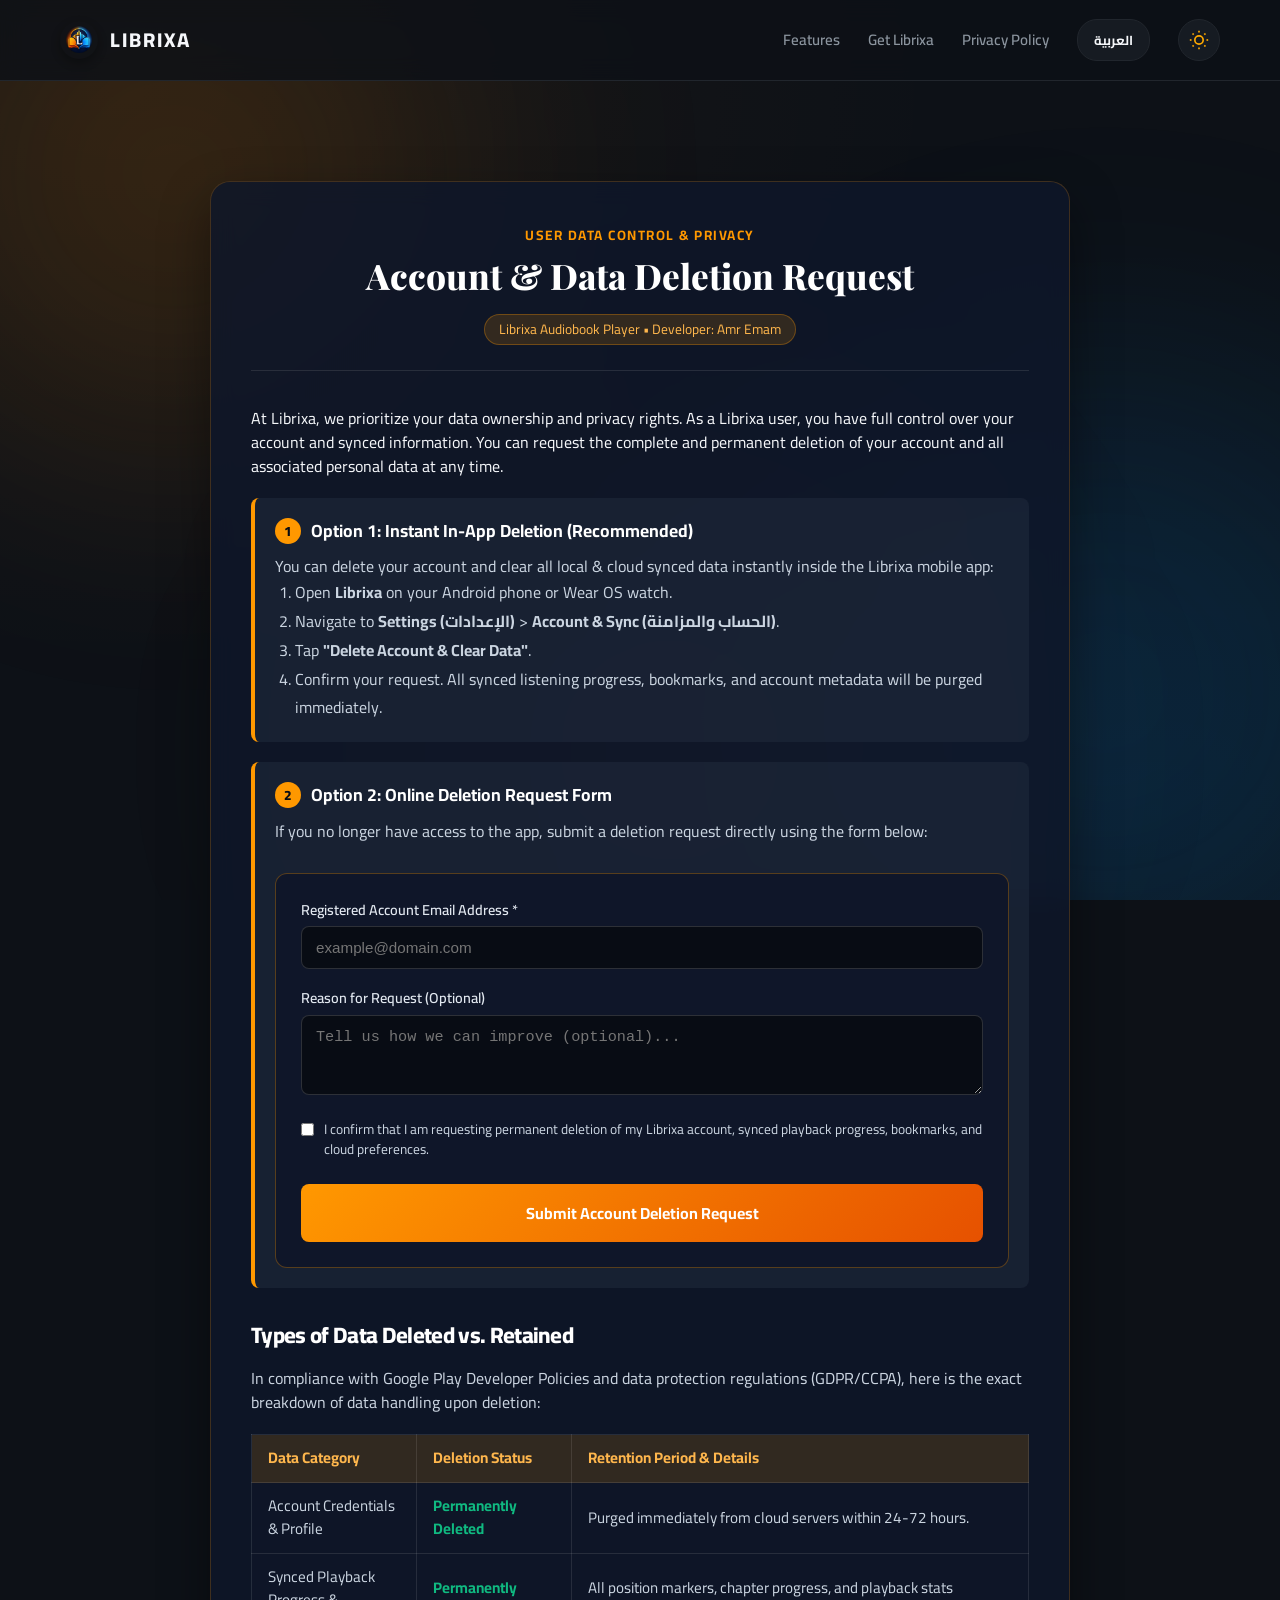
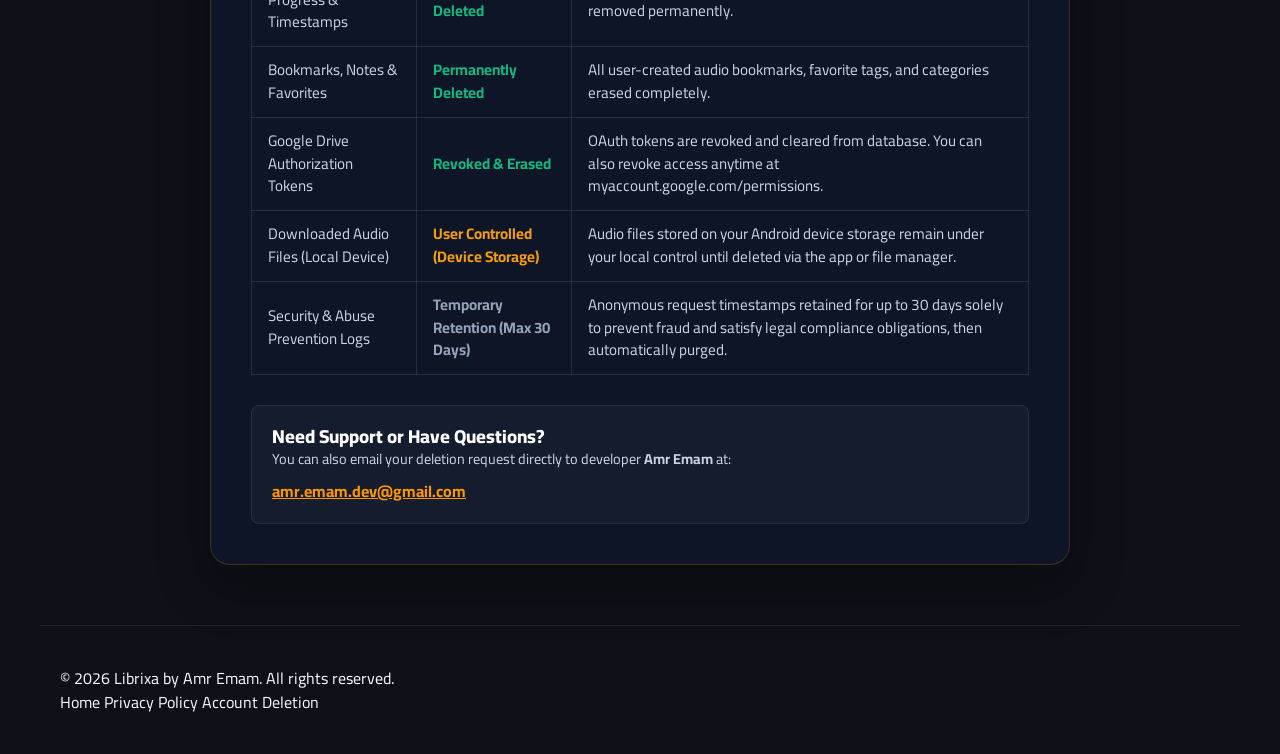
<file: delete.html>
<!doctype html>
<html lang="en">
<head>
  <meta charset="utf-8" />
  <meta name="viewport" content="width=device-width, initial-scale=1" />
  <meta name="description" content="Librixa Account & Data Deletion Request — Official data removal policy and step-by-step deletion guide for Librixa Audiobook Player by Amr Emam." />
  <title>Account & Data Deletion | Librixa Audiobook Player</title>
  
  <!-- Favicon / Website Icon -->
  <link rel="icon" type="image/png" href="assets/librixa-logo.png" />
  <link rel="apple-touch-icon" href="assets/librixa-logo.png" />
  <link rel="stylesheet" href="styles.css" />
  <link rel="stylesheet" href="image-fix.css" />

  <!-- Open Graph / Facebook -->
  <meta property="og:type" content="website" />
  <meta property="og:url" content="https://amremam1-dot.github.io/librixa-landing/delete" />
  <meta property="og:title" content="Account & Data Deletion | Librixa Audiobook Player" />
  <meta property="og:description" content="Official data removal policy and step-by-step deletion guide for Librixa Audiobook Player by Amr Emam." />
  <meta property="og:image" content="https://amremam1-dot.github.io/librixa-landing/assets/hero-main.webp" />

  <!-- Twitter -->
  <meta name="twitter:card" content="summary_large_image" />
  <meta name="twitter:url" content="https://amremam1-dot.github.io/librixa-landing/delete" />
  <meta name="twitter:title" content="Account & Data Deletion | Librixa Audiobook Player" />
  <meta name="twitter:description" content="Official data removal policy and step-by-step deletion guide for Librixa Audiobook Player by Amr Emam." />
  <meta name="twitter:image" content="https://amremam1-dot.github.io/librixa-landing/assets/hero-main.webp" />

  <!-- Google Fonts -->
  <link rel="preconnect" href="https://fonts.googleapis.com">
  <link rel="preconnect" href="https://fonts.gstatic.com" crossorigin>
  <link href="https://fonts.googleapis.com/css2?family=Poppins:ital,wght@0,300;0,400;0,500;0,600;0,700;0,800;1,400&family=Playfair+Display:ital,wght@0,600;0,700;0,800;1,600;1,700&family=Cairo:wght@400;600;700;850&display=swap" rel="stylesheet">

  <style>
    .delete-container {
      max-width: 900px;
      margin: 100px auto 60px;
      padding: 0 20px;
    }
    .delete-card {
      background: rgba(15, 23, 42, 0.85);
      border: 1px solid rgba(255, 152, 0, 0.2);
      border-radius: 20px;
      padding: 40px;
      backdrop-filter: blur(12px);
      box-shadow: 0 20px 50px rgba(0, 0, 0, 0.4);
    }
    .delete-header {
      text-align: center;
      margin-bottom: 35px;
      border-bottom: 1px solid rgba(255, 255, 255, 0.1);
      padding-bottom: 25px;
    }
    .delete-header .eyebrow {
      color: #FF9800;
      font-weight: 700;
      letter-spacing: 1.5px;
      font-size: 0.85rem;
      text-transform: uppercase;
    }
    .delete-header h1 {
      font-size: 2.2rem;
      color: #FFFFFF;
      margin: 10px 0;
      font-family: 'Playfair Display', serif;
    }
    .delete-header .app-badge {
      display: inline-block;
      background: rgba(255, 152, 0, 0.15);
      color: #FFB74D;
      border: 1px solid rgba(255, 152, 0, 0.3);
      padding: 4px 14px;
      border-radius: 20px;
      font-size: 0.85rem;
      margin-top: 8px;
    }
    .step-box {
      background: rgba(30, 41, 59, 0.6);
      border-left: 4px solid #FF9800;
      border-radius: 8px;
      padding: 20px;
      margin: 20px 0;
    }
    .step-title {
      color: #FFFFFF;
      font-weight: 700;
      font-size: 1.1rem;
      display: flex;
      align-items: center;
      gap: 10px;
    }
    .step-number {
      background: #FF9800;
      color: #080C14;
      width: 26px;
      height: 26px;
      border-radius: 50%;
      display: inline-flex;
      align-items: center;
      justify-content: center;
      font-size: 0.85rem;
      font-weight: 800;
    }
    .data-table {
      width: 100%;
      border-collapse: collapse;
      margin: 20px 0;
      font-size: 0.95rem;
    }
    .data-table th, .data-table td {
      padding: 12px 16px;
      border: 1px solid rgba(255, 255, 255, 0.1);
      text-align: left;
    }
    [dir="rtl"] .data-table th, [dir="rtl"] .data-table td {
      text-align: right;
    }
    .data-table th {
      background: rgba(255, 152, 0, 0.15);
      color: #FFB74D;
      font-weight: 700;
    }
    .data-table td {
      background: rgba(15, 23, 42, 0.4);
      color: #CBD5E1;
    }
    .request-form-box {
      background: rgba(15, 23, 42, 0.95);
      border: 1px solid rgba(255, 152, 0, 0.3);
      border-radius: 12px;
      padding: 25px;
      margin-top: 30px;
    }
    .form-group {
      margin-bottom: 18px;
    }
    .form-group label {
      display: block;
      color: #E2E8F0;
      font-weight: 600;
      margin-bottom: 6px;
      font-size: 0.9rem;
    }
    .form-group input, .form-group textarea {
      width: 100%;
      padding: 12px 14px;
      background: #080C14;
      border: 1px solid rgba(255, 255, 255, 0.15);
      border-radius: 8px;
      color: #FFFFFF;
      font-size: 0.95rem;
      box-sizing: border-box;
    }
    .form-group input:focus, .form-group textarea:focus {
      outline: none;
      border-color: #FF9800;
      box-shadow: 0 0 8px rgba(255, 152, 0, 0.3);
    }
    .btn-delete-submit {
      background: linear-gradient(135deg, #FF9800 0%, #E65100 100%);
      color: #FFFFFF;
      border: none;
      padding: 14px 28px;
      border-radius: 8px;
      font-weight: 700;
      font-size: 1rem;
      cursor: pointer;
      width: 100%;
      transition: transform 0.2s, box-shadow 0.2s;
    }
    .btn-delete-submit:hover {
      transform: translateY(-2px);
      box-shadow: 0 8px 20px rgba(255, 152, 0, 0.4);
    }
    .alert-success {
      display: none;
      background: rgba(16, 185, 129, 0.15);
      border: 1px solid #10B981;
      color: #34D399;
      padding: 16px;
      border-radius: 8px;
      margin-top: 15px;
      text-align: center;
      font-size: 0.95rem;
    }
  </style>
</head>
<body class="dark-theme">
  <!-- Ambient Background Orbs -->
  <div class="bg-gradient-wrapper" aria-hidden="true">
    <div class="gradient-orb orb-1"></div>
    <div class="gradient-orb orb-2"></div>
    <div class="gradient-orb orb-3"></div>
  </div>

  <!-- Header -->
  <header class="site-header">
    <div class="header-container">
      <a class="brand" href="index.html" aria-label="Librixa home">
        <img src="assets/librixa-logo.png" alt="Librixa Logo" />
        <span data-i18n="brand-name">LIBRIXA</span>
      </a>
      <button class="menu-toggle" aria-label="Open navigation" aria-expanded="false">
        <svg viewBox="0 0 24 24" fill="none" stroke="currentColor" stroke-width="2"><line x1="3" y1="12" x2="21" y2="12"></line><line x1="3" y1="6" x2="21" y2="6"></line><line x1="3" y1="18" x2="21" y2="18"></line></svg>
      </button>
      <nav class="nav" aria-label="Primary navigation">
        <a href="index.html#features" data-i18n="nav-features">Features</a>
        <a href="index.html#download" data-i18n="nav-download">Get Librixa</a>
        <a href="privacy.html" data-i18n="footer-privacy">Privacy Policy</a>
        
        <!-- Language Switcher Button -->
        <button id="lang-toggle" class="lang-toggle-btn" aria-label="Toggle language">
          <span class="lang-text">العربية</span>
        </button>

        <!-- Theme Toggle Button -->
        <button id="theme-toggle" class="theme-toggle-btn" aria-label="Toggle light/dark theme">
          <svg class="sun-icon" viewBox="0 0 24 24" fill="none" stroke="currentColor" stroke-width="2"><circle cx="12" cy="12" r="5"></circle><line x1="12" y1="1" x2="12" y2="3"></line><line x1="12" y1="21" x2="12" y2="23"></line><line x1="4.22" y1="4.22" x2="5.64" y2="5.64"></line><line x1="18.36" y1="18.36" x2="19.78" y2="19.78"></line><line x1="1" y1="12" x2="3" y2="12"></line><line x1="21" y1="12" x2="23" y2="12"></line><line x1="4.22" y1="19.78" x2="5.64" y2="18.36"></line><line x1="18.36" y1="5.64" x2="19.78" y2="4.22"></line></svg>
          <svg class="moon-icon" viewBox="0 0 24 24" fill="none" stroke="currentColor" stroke-width="2"><path d="M21 12.79A9 9 0 1 1 11.21 3 7 7 0 0 0 21 12.79z"></path></svg>
        </button>
      </nav>
    </div>
  </header>

  <main class="delete-container">
    <article class="delete-card">
      <header class="delete-header">
        <span class="eyebrow" data-i18n="del-eyebrow">USER DATA CONTROL & PRIVACY</span>
        <h1 data-i18n="del-title">Account & Data Deletion Request</h1>
        <div class="app-badge" data-i18n="del-app-info">Librixa Audiobook Player • Developer: Amr Emam</div>
      </header>

      <div class="delete-content">
        <p data-i18n="del-intro">At Librixa, we prioritize your data ownership and privacy rights. As a Librixa user, you have full control over your account and synced information. You can request the complete and permanent deletion of your account and all associated personal data at any time.</p>

        <!-- Method 1: In-App Deletion -->
        <div class="step-box">
          <div class="step-title">
            <span class="step-number">1</span>
            <span data-i18n="del-method1-title">Option 1: Instant In-App Deletion (Recommended)</span>
          </div>
          <p data-i18n="del-method1-desc" style="margin-top:10px; color:#CBD5E1;">You can delete your account and clear all local & cloud synced data instantly inside the Librixa mobile app:</p>
          <ol style="color:#CBD5E1; margin-left: 20px; line-height: 1.8;">
            <li data-i18n="del-method1-s1">Open <strong>Librixa</strong> on your Android phone or Wear OS watch.</li>
            <li data-i18n="del-method1-s2">Navigate to <strong>Settings (الإعدادات)</strong> &gt; <strong>Account &amp; Sync (الحساب والمزامنة)</strong>.</li>
            <li data-i18n="del-method1-s3">Tap <strong>"Delete Account &amp; Clear Data"</strong>.</li>
            <li data-i18n="del-method1-s4">Confirm your request. All synced listening progress, bookmarks, and account metadata will be purged immediately.</li>
          </ol>
        </div>

        <!-- Method 2: Web Deletion Request Form -->
        <div class="step-box">
          <div class="step-title">
            <span class="step-number">2</span>
            <span data-i18n="del-method2-title">Option 2: Online Deletion Request Form</span>
          </div>
          <p data-i18n="del-method2-desc" style="margin-top:10px; color:#CBD5E1;">If you no longer have access to the app, submit a deletion request directly using the form below:</p>

          <div class="request-form-box">
            <form id="delete-request-form" onsubmit="handleDeleteSubmit(event)">
              <div class="form-group">
                <label for="del-email" data-i18n="del-form-email-label">Registered Account Email Address *</label>
                <input type="email" id="del-email" required placeholder="example@domain.com" />
              </div>
              <div class="form-group">
                <label for="del-reason" data-i18n="del-form-reason-label">Reason for Request (Optional)</label>
                <textarea id="del-reason" rows="3" placeholder="Tell us how we can improve (optional)..."></textarea>
              </div>
              <div class="form-group" style="display:flex; align-items:flex-start; gap:10px;">
                <input type="checkbox" id="del-confirm" required style="width:auto; margin-top:4px;" />
                <label for="del-confirm" data-i18n="del-form-checkbox" style="font-weight:400; font-size:0.85rem; color:#CBD5E1;">I confirm that I am requesting permanent deletion of my Librixa account, synced playback progress, bookmarks, and cloud preferences.</label>
              </div>
              <button type="submit" class="btn-delete-submit" data-i18n="del-form-submit">Submit Account Deletion Request</button>
            </form>
            <div id="delete-success-alert" class="alert-success">
              <strong data-i18n="del-success-title">Request Received Successfully!</strong><br />
              <span data-i18n="del-success-desc">Your deletion ticket reference #<span id="ticket-id"></span> has been logged. All account records and synced metadata will be completely purged within 24 to 72 hours.</span>
            </div>
          </div>
        </div>

        <!-- Data Specified Table -->
        <h2 data-i18n="del-table-title" style="color:#FFFFFF; margin-top:35px; font-size:1.4rem;">Types of Data Deleted vs. Retained</h2>
        <p data-i18n="del-table-intro" style="color:#CBD5E1;">In compliance with Google Play Developer Policies and data protection regulations (GDPR/CCPA), here is the exact breakdown of data handling upon deletion:</p>

        <table class="data-table">
          <thead>
            <tr>
              <th data-i18n="del-th-category">Data Category</th>
              <th data-i18n="del-th-status">Deletion Status</th>
              <th data-i18n="del-th-retention">Retention Period &amp; Details</th>
            </tr>
          </thead>
          <tbody>
            <tr>
              <td data-i18n="del-tr1-cat">Account Credentials &amp; Profile</td>
              <td style="color:#10B981; font-weight:700;" data-i18n="del-tr1-stat">Permanently Deleted</td>
              <td data-i18n="del-tr1-ret">Purged immediately from cloud servers within 24-72 hours.</td>
            </tr>
            <tr>
              <td data-i18n="del-tr2-cat">Synced Playback Progress &amp; Timestamps</td>
              <td style="color:#10B981; font-weight:700;" data-i18n="del-tr2-stat">Permanently Deleted</td>
              <td data-i18n="del-tr2-ret">All position markers, chapter progress, and playback stats removed permanently.</td>
            </tr>
            <tr>
              <td data-i18n="del-tr3-cat">Bookmarks, Notes &amp; Favorites</td>
              <td style="color:#10B981; font-weight:700;" data-i18n="del-tr3-stat">Permanently Deleted</td>
              <td data-i18n="del-tr3-ret">All user-created audio bookmarks, favorite tags, and categories erased completely.</td>
            </tr>
            <tr>
              <td data-i18n="del-tr4-cat">Google Drive Authorization Tokens</td>
              <td style="color:#10B981; font-weight:700;" data-i18n="del-tr4-stat">Revoked &amp; Erased</td>
              <td data-i18n="del-tr4-ret">OAuth tokens are revoked and cleared from database. You can also revoke access anytime at myaccount.google.com/permissions.</td>
            </tr>
            <tr>
              <td data-i18n="del-tr5-cat">Downloaded Audio Files (Local Device)</td>
              <td style="color:#F59E0B; font-weight:700;" data-i18n="del-tr5-stat">User Controlled (Device Storage)</td>
              <td data-i18n="del-tr5-ret">Audio files stored on your Android device storage remain under your local control until deleted via the app or file manager.</td>
            </tr>
            <tr>
              <td data-i18n="del-tr6-cat">Security &amp; Abuse Prevention Logs</td>
              <td style="color:#94A3B8; font-weight:700;" data-i18n="del-tr6-stat">Temporary Retention (Max 30 Days)</td>
              <td data-i18n="del-tr6-ret">Anonymous request timestamps retained for up to 30 days solely to prevent fraud and satisfy legal compliance obligations, then automatically purged.</td>
            </tr>
          </tbody>
        </table>

        <!-- Direct Contact Info -->
        <div style="margin-top:30px; background:rgba(30, 41, 59, 0.4); padding:20px; border-radius:8px; border:1px solid rgba(255,255,255,0.08);">
          <h3 data-i18n="del-contact-title" style="color:#FFFFFF; margin-top:0;">Need Support or Have Questions?</h3>
          <p data-i18n="del-contact-desc" style="color:#CBD5E1; font-size:0.9rem; margin-bottom:10px;">You can also email your deletion request directly to developer <strong>Amr Emam</strong> at:</p>
          <p style="margin:0;"><a href="mailto:amr.emam.dev@gmail.com?subject=Librixa%20Account%20Deletion%20Request" style="color:#FF9800; font-weight:700; text-decoration:underline;">amr.emam.dev@gmail.com</a></p>
        </div>
      </div>
    </article>
  </main>

  <!-- Site Footer -->
  <footer class="site-footer">
    <div class="footer-container">
      <p class="copyright" data-i18n="footer-copy">© 2026 Librixa by Amr Emam. All rights reserved.</p>
      <div class="footer-links">
        <a href="index.html" data-i18n="footer-home">Home</a>
        <a href="privacy.html" data-i18n="footer-privacy">Privacy Policy</a>
        <a href="delete.html" data-i18n="footer-delete">Account Deletion</a>
      </div>
    </div>
  </footer>

  <script src="script.js"></script>
  <script>
    function handleDeleteSubmit(e) {
      e.preventDefault();
      var email = document.getElementById('del-email').value;
      var ticket = 'LIB-' + Math.floor(100000 + Math.random() * 900000);
      document.getElementById('ticket-id').innerText = ticket;
      document.getElementById('delete-request-form').style.display = 'none';
      document.getElementById('delete-success-alert').style.display = 'block';

      // Open default mail client as secondary confirmation trigger
      var mailSubject = encodeURIComponent("Librixa Account Deletion Request - Ticket #" + ticket);
      var mailBody = encodeURIComponent("Hello Developer,\n\nI am requesting permanent deletion of my Librixa account and associated data.\nRegistered Email: " + email + "\nTicket ID: " + ticket + "\n\nThank you.");
      window.location.href = "mailto:amr.emam.dev@gmail.com?subject=" + mailSubject + "&body=" + mailBody;
    }
  </script>
</body>
</html>
</file>
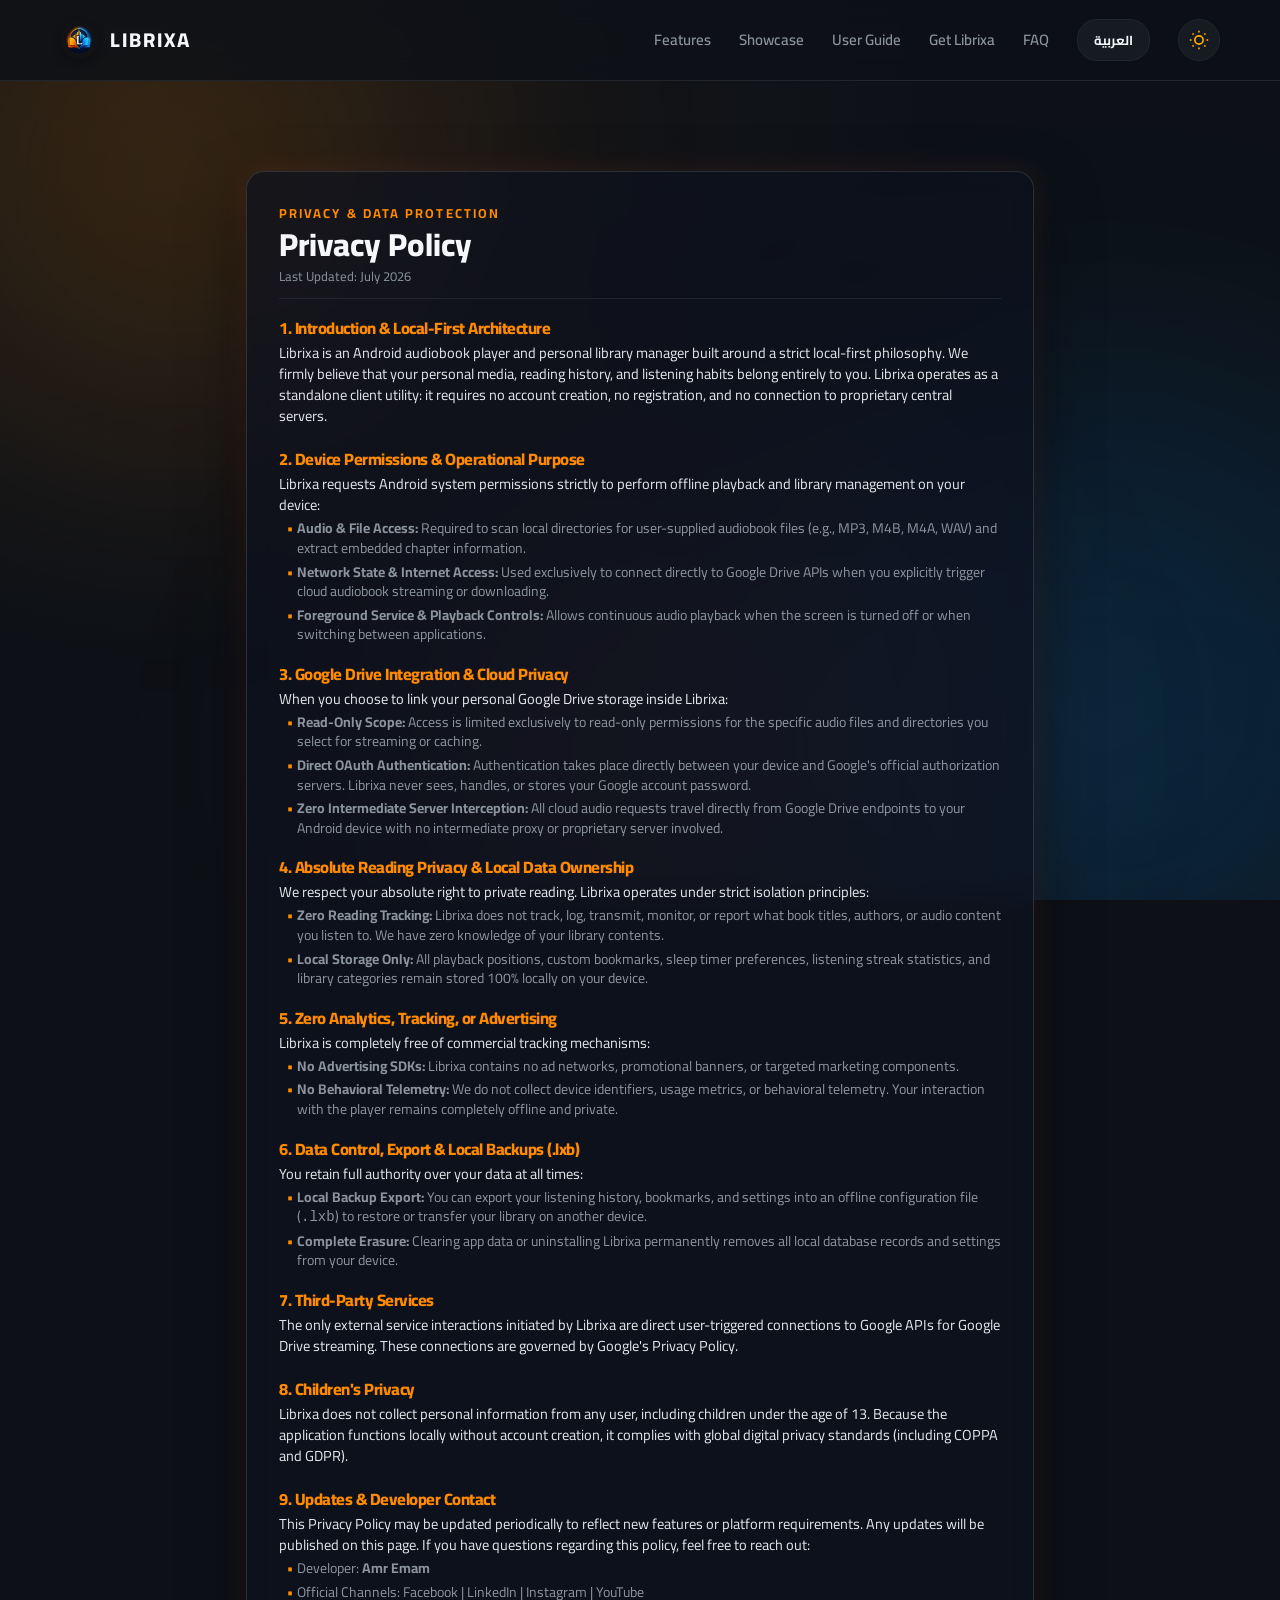
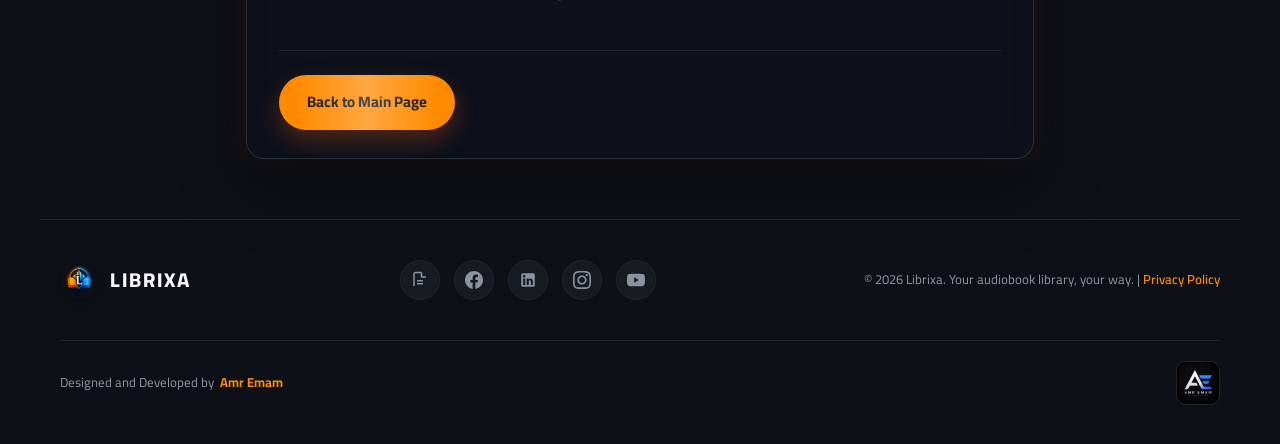
<file: privacy.html>
<!doctype html>
<html lang="en">
<head>
  <meta charset="utf-8" />
  <meta name="viewport" content="width=device-width, initial-scale=1" />
  <meta name="description" content="Librixa Comprehensive Privacy Policy — Complete, transparent, local-first privacy protection details for Librixa audiobook player." />
  <title>Privacy Policy | Librixa Audiobook Player</title>
  
  <!-- Favicon / Website Icon -->
  <link rel="icon" type="image/png" href="assets/librixa-logo.png" />
  <link rel="apple-touch-icon" href="assets/librixa-logo.png" />
  <link rel="stylesheet" href="styles.css" />

  <!-- Open Graph / Facebook -->
  <meta property="og:type" content="website" />
  <meta property="og:url" content="https://amremam1-dot.github.io/librixa-landing/privacy.html" />
  <meta property="og:title" content="Privacy Policy | Librixa Audiobook Player" />
  <meta property="og:description" content="Librixa Comprehensive Privacy Policy — Complete, transparent, local-first privacy protection details for Librixa audiobook player." />
  <meta property="og:image" content="https://amremam1-dot.github.io/librixa-landing/assets/hero-main.webp" />

  <!-- Twitter -->
  <meta name="twitter:card" content="summary_large_image" />
  <meta name="twitter:url" content="https://amremam1-dot.github.io/librixa-landing/privacy.html" />
  <meta name="twitter:title" content="Privacy Policy | Librixa Audiobook Player" />
  <meta name="twitter:description" content="Librixa Comprehensive Privacy Policy — Complete, transparent, local-first privacy protection details for Librixa audiobook player." />
  <meta name="twitter:image" content="https://amremam1-dot.github.io/librixa-landing/assets/hero-main.webp" />

  <!-- Google Fonts -->
  <link rel="preconnect" href="https://fonts.googleapis.com">
  <link rel="preconnect" href="https://fonts.gstatic.com" crossorigin>
  <link href="https://fonts.googleapis.com/css2?family=Poppins:ital,wght@0,300;0,400;0,500;0,600;0,700;0,800;1,400&family=Playfair+Display:ital,wght@0,600;0,700;0,800;1,600;1,700&family=Cairo:wght@400;600;700;850&display=swap" rel="stylesheet">
</head>
<body class="dark-theme">
  <!-- Animated Ambient Gradient Background Orbs -->
  <div class="bg-gradient-wrapper" aria-hidden="true">
    <div class="gradient-orb orb-1"></div>
    <div class="gradient-orb orb-2"></div>
    <div class="gradient-orb orb-3"></div>
  </div>

  <!-- Sticky Header -->
  <header class="site-header">
    <div class="header-container">
      <a class="brand" href="index.html" aria-label="Librixa home">
        <img src="assets/librixa-logo.png" alt="Librixa Logo" />
        <span data-i18n="brand-name">LIBRIXA</span>
      </a>
      <button class="menu-toggle" aria-label="Open navigation" aria-expanded="false">
        <svg viewBox="0 0 24 24" fill="none" stroke="currentColor" stroke-width="2"><line x1="3" y1="12" x2="21" y2="12"></line><line x1="3" y1="6" x2="21" y2="6"></line><line x1="3" y1="18" x2="21" y2="18"></line></svg>
      </button>
      <nav class="nav" aria-label="Primary navigation">
        <a href="index.html#features" data-i18n="nav-features">Features</a>
        <a href="index.html#interactive-showcase" data-i18n="nav-showcase">Showcase</a>
        <a href="https://raw.githubusercontent.com/amremam1-dot/librixa-landing/a156dd2f09af0b331af08981f371c9fb9be5da1b/Librixa_User_Guide.pdf" target="_blank" rel="noopener" data-i18n="nav-guide">User Guide</a>
        <a href="index.html#download" data-i18n="nav-download">Get Librixa</a>
        <a href="index.html#faq" data-i18n="nav-faq">FAQ</a>
        
        <!-- Language Switcher Button -->
        <button id="lang-toggle" class="lang-toggle-btn" aria-label="Toggle language">
          <span class="lang-text">العربية</span>
        </button>

        <!-- Theme Toggle Button -->
        <button id="theme-toggle" class="theme-toggle-btn" aria-label="Toggle light/dark theme">
          <svg class="sun-icon" viewBox="0 0 24 24" fill="none" stroke="currentColor" stroke-width="2"><circle cx="12" cy="12" r="5"></circle><line x1="12" y1="1" x2="12" y2="3"></line><line x1="12" y1="21" x2="12" y2="23"></line><line x1="4.22" y1="4.22" x2="5.64" y2="5.64"></line><line x1="18.36" y1="18.36" x2="19.78" y2="19.78"></line><line x1="1" y1="12" x2="3" y2="12"></line><line x1="21" y1="12" x2="23" y2="12"></line><line x1="4.22" y1="19.78" x2="5.64" y2="18.36"></line><line x1="18.36" y1="5.64" x2="19.78" y2="4.22"></line></svg>
          <svg class="moon-icon" viewBox="0 0 24 24" fill="none" stroke="currentColor" stroke-width="2"><path d="M21 12.79A9 9 0 1 1 11.21 3 7 7 0 0 0 21 12.79z"></path></svg>
        </button>
      </nav>
    </div>
  </header>

  <main class="privacy-container">
    <article class="privacy-card clean-screen-card reveal active">
      <header class="privacy-header">
        <span class="eyebrow" data-i18n="privacy-eyebrow">PRIVACY & DATA PROTECTION</span>
        <h1 data-i18n="privacy-title">Privacy Policy</h1>
        <p class="privacy-date" data-i18n="privacy-date">Last Updated: July 2026</p>
      </header>

      <div class="privacy-content">
        <div class="privacy-block">
          <h2 data-i18n="privacy-s1-title">1. Introduction & Local-First Architecture</h2>
          <p data-i18n="privacy-s1-desc">Librixa is an Android audiobook player and personal library manager built around a strict local-first philosophy. We firmly believe that your personal media, reading history, and listening habits belong entirely to you. Librixa operates as a standalone client utility: it requires no account creation, no registration, and no connection to proprietary central servers.</p>
        </div>

        <div class="privacy-block">
          <h2 data-i18n="privacy-s2-title">2. Device Permissions & Operational Purpose</h2>
          <p data-i18n="privacy-s2-desc">Librixa requests Android system permissions strictly to perform offline playback and library management on your device:</p>
          <ul>
            <li data-i18n="privacy-s2-l1"><strong>Audio & File Access:</strong> Required to scan local directories for user-supplied audiobook files (e.g., MP3, M4B, M4A, WAV) and extract embedded chapter information.</li>
            <li data-i18n="privacy-s2-l2"><strong>Network State & Internet Access:</strong> Used exclusively to connect directly to Google Drive APIs when you explicitly trigger cloud audiobook streaming or downloading.</li>
            <li data-i18n="privacy-s2-l3"><strong>Foreground Service & Playback Controls:</strong> Allows continuous audio playback when the screen is turned off or when switching between applications.</li>
          </ul>
        </div>

        <div class="privacy-block">
          <h2 data-i18n="privacy-s3-title">3. Google Drive Integration & Cloud Privacy</h2>
          <p data-i18n="privacy-s3-desc">When you choose to link your personal Google Drive storage inside Librixa:</p>
          <ul>
            <li data-i18n="privacy-s3-l1"><strong>Read-Only Scope:</strong> Access is limited exclusively to read-only permissions for the specific audio files and directories you select for streaming or caching.</li>
            <li data-i18n="privacy-s3-l2"><strong>Direct OAuth Authentication:</strong> Authentication takes place directly between your device and Google's official authorization servers. Librixa never sees, handles, or stores your Google account password.</li>
            <li data-i18n="privacy-s3-l3"><strong>Zero Intermediate Server Interception:</strong> All cloud audio requests travel directly from Google Drive endpoints to your Android device with no intermediate proxy or proprietary server involved.</li>
          </ul>
        </div>

        <div class="privacy-block">
          <h2 data-i18n="privacy-s4-title">4. Absolute Reading Privacy & Local Data Ownership</h2>
          <p data-i18n="privacy-s4-desc">We respect your absolute right to private reading. Librixa operates under strict isolation principles:</p>
          <ul>
            <li data-i18n="privacy-s4-l1"><strong>Zero Reading Tracking:</strong> Librixa does not track, log, transmit, monitor, or report what book titles, authors, or audio content you listen to. We have zero knowledge of your library contents.</li>
            <li data-i18n="privacy-s4-l2"><strong>Local Storage Only:</strong> All playback positions, custom bookmarks, sleep timer preferences, listening streak statistics, and library categories remain stored 100% locally on your device.</li>
          </ul>
        </div>

        <div class="privacy-block">
          <h2 data-i18n="privacy-s5-title">5. Zero Analytics, Tracking, or Advertising</h2>
          <p data-i18n="privacy-s5-desc">Librixa is completely free of commercial tracking mechanisms:</p>
          <ul>
            <li data-i18n="privacy-s5-l1"><strong>No Advertising SDKs:</strong> Librixa contains no ad networks, promotional banners, or targeted marketing components.</li>
            <li data-i18n="privacy-s5-l2"><strong>No Behavioral Telemetry:</strong> We do not collect device identifiers, usage metrics, or behavioral telemetry. Your interaction with the player remains completely offline and private.</li>
          </ul>
        </div>

        <div class="privacy-block">
          <h2 data-i18n="privacy-s6-title">6. Data Control, Export & Local Backups (.lxb)</h2>
          <p data-i18n="privacy-s6-desc">You retain full authority over your data at all times:</p>
          <ul>
            <li data-i18n="privacy-s6-l1"><strong>Local Backup Export:</strong> You can export your listening history, bookmarks, and settings into an offline configuration file (<code>.lxb</code>) to restore or transfer your library on another device.</li>
            <li data-i18n="privacy-s6-l2"><strong>Complete Erasure:</strong> Clearing app data or uninstalling Librixa permanently removes all local database records and settings from your device.</li>
          </ul>
        </div>

        <div class="privacy-block">
          <h2 data-i18n="privacy-s7-title">7. Third-Party Services</h2>
          <p data-i18n="privacy-s7-desc">The only external service interactions initiated by Librixa are direct user-triggered connections to Google APIs for Google Drive streaming. These connections are governed by <a href="https://policies.google.com/privacy" target="_blank" rel="noopener">Google's Privacy Policy</a>.</p>
        </div>

        <div class="privacy-block">
          <h2 data-i18n="privacy-s8-title">8. Children's Privacy</h2>
          <p data-i18n="privacy-s8-desc">Librixa does not collect personal information from any user, including children under the age of 13. Because the application functions locally without account creation, it complies with global digital privacy standards (including COPPA and GDPR).</p>
        </div>

        <div class="privacy-block">
          <h2 data-i18n="privacy-s9-title">9. Updates & Developer Contact</h2>
          <p data-i18n="privacy-s9-desc">This Privacy Policy may be updated periodically to reflect new features or platform requirements. Any updates will be published on this page. If you have questions regarding this policy, feel free to reach out:</p>
          <ul>
            <li>Developer: <strong>Amr Emam</strong></li>
            <li>Official Channels: <a href="https://www.facebook.com/librixa" target="_blank" rel="noopener">Facebook</a> | <a href="https://linkedin.com/company/librixa" target="_blank" rel="noopener">LinkedIn</a> | <a href="https://www.instagram.com/librixaapp/" target="_blank" rel="noopener">Instagram</a> | <a href="https://www.youtube.com/@librixaa" target="_blank" rel="noopener">YouTube</a></li>
          </ul>
        </div>
      </div>

      <footer class="privacy-footer-action">
        <a href="index.html" class="button primary" data-i18n="privacy-btn-back">Back to Main Page</a>
      </footer>
    </article>
  </main>

  <!-- Footer -->
  <footer class="site-footer">
    <div class="footer-top">
      <div class="brand">
        <img src="assets/librixa-logo.png" alt="Librixa Logo" />
        <span data-i18n="brand-name">LIBRIXA</span>
      </div>
      <div class="footer-social-bar">
        <a href="https://raw.githubusercontent.com/amremam1-dot/librixa-landing/a156dd2f09af0b331af08981f371c9fb9be5da1b/Librixa_User_Guide.pdf" target="_blank" rel="noopener" class="footer-social-icon guide" title="User Guide (PDF)">
          <svg viewBox="0 0 24 24" fill="none" stroke="currentColor" stroke-width="2"><path d="M14 2H6a2 2 0 0 0-2 2v16a2 2 0 0 2 2h12a2 2 0 0 0 2-2V8z"></path><polyline points="14 2 14 8 20 8"></polyline><line x1="16" y1="13" x2="8" y2="13"></line><line x1="16" y1="17" x2="8" y2="17"></line></svg>
        </a>
        <a href="https://www.facebook.com/librixa" target="_blank" rel="noopener" class="footer-social-icon facebook" title="Facebook">
          <svg viewBox="0 0 24 24" fill="currentColor"><path d="M24 12c0-6.63-5.37-12-12-12S0 5.37 0 12c0 5.98 4.38 10.94 10.13 11.84v-8.37H7.08V12h3.05V9.36c0-3.01 1.79-4.67 4.53-4.67 1.31 0 2.68.23 2.68.23v2.96h-1.52c-1.49 0-1.95.92-1.95 1.87V12h3.34l-.54 3.47h-2.8v8.37C19.62 22.94 24 17.98 24 12z"/></svg>
        </a>
        <a href="https://linkedin.com/company/librixa" target="_blank" rel="noopener" class="footer-social-icon linkedin" title="LinkedIn">
          <svg viewBox="0 0 24 24" fill="currentColor"><path d="M19 3a2 2 0 0 1 2 2v14a2 2 0 0 1-2 2H5a2 2 0 0 1-2-2V5a2 2 0 0 1 2-2h14m-.5 15.5v-5.3a3.26 3.26 0 0 0-3.26-3.26c-.85 0-1.84.52-2.28 1.3v-1.11h-2.79v8.37h2.79v-4.93c0-.77.62-1.4 1.39-1.4a1.4 1.4 0 0 1 1.4 1.4v4.93h2.75M6.88 8.56a1.68 1.68 0 0 0 1.68-1.68c0-.93-.75-1.69-1.68-1.69a1.69 1.69 0 0 0-1.69 1.69c0 .93.76 1.68 1.69 1.68m1.39 9.94v-8.37H5.5v8.37h2.77z"/></svg>
        </a>
        <a href="https://www.instagram.com/librixaapp/" target="_blank" rel="noopener" class="footer-social-icon instagram" title="Instagram">
          <svg viewBox="0 0 24 24" fill="currentColor"><path d="M12 2.163c3.204 0 3.584.012 4.85.07 3.252.148 4.771 1.691 4.919 4.919.058 1.265.069 1.645.069 4.849 0 3.205-.012 3.584-.069 4.849-.149 3.225-1.664 4.771-4.919 4.919-1.266.058-1.644.07-4.85.07-3.204 0-3.584-.012-4.849-.07-3.26-.149-4.771-1.699-4.919-4.92-.058-1.265-.07-1.644-.07-4.849 0-3.204.013-3.583.07-4.849.149-3.227 1.664-4.771 4.919-4.919 1.266-.057 1.645-.069 4.849-.069zm0-2.163c-3.259 0-3.667.014-4.947.072-4.358.2-6.78 2.618-6.98 6.98-.059 1.281-.073 1.689-.073 4.948 0 3.259.014 3.668.072 4.948.2 4.358 2.618 6.78 6.98 6.98 1.281.058 1.689.072 4.948.072 3.259 0 3.668-.014 4.948-.072 4.354-.2 6.782-2.618 6.979-6.98.059-1.28.073-1.689.073-4.948 0-3.259-.014-3.667-.072-4.947-.196-4.354-2.617-6.78-6.979-6.98-1.281-.059-1.69-.073-4.949-.073zm0 5.838c-3.403 0-6.162 2.759-6.162 6.162s2.759 6.163 6.162 6.163 6.162-2.759 6.162-6.163c0-3.403-2.759-6.162-6.162-6.162zm0 10.162c-2.209 0-4-1.79-4-4 0-2.209 1.791-4 4-4s4 1.791 4 4c0 2.21-1.791 4-4 4zm6.406-11.845c-.796 0-1.441.645-1.441 1.44s.645 1.44 1.441 1.44c.795 0 1.439-.645 1.439-1.44s-.644-1.44-1.439-1.44z"/></svg>
        </a>
        <a href="https://www.youtube.com/@librixaa" target="_blank" rel="noopener" class="footer-social-icon youtube" title="YouTube">
          <svg viewBox="0 0 24 24" fill="currentColor"><path d="M23.498 6.186a3.016 3.016 0 0 0-2.122-2.136C19.505 3.545 12 3.545 12 3.545s-7.505 0-9.377.505A3.017 3.017 0 0 0 .502 6.186C0 8.07 0 12 0 12s0 3.93.502 5.814a3.016 3.016 0 0 0 2.122 2.136c1.871.505 9.376.505 9.376.505s7.505 0 9.377-.505a3.015 3.015 0 0 0 2.122-2.136C24 15.93 24 12 24 12s0-3.93-.502-5.814zM9.545 15.568V8.432L15.818 12l-6.273 3.568z"/></svg>
        </a>
      </div>
      <p><span data-i18n="footer-copyright">© 2026 Librixa. Your audiobook library, your way.</span> | <a href="privacy.html" style="color: var(--orange-accent); font-weight: 600;" data-i18n="footer-privacy">Privacy Policy</a></p>
    </div>
    <div class="footer-bottom">
      <p class="dev-credits">
        <span data-i18n="footer-dev">Designed and Developed by</span>
        <strong class="dev-name">Amr Emam</strong>
      </p>
      <img class="developer" src="assets/developer-logo.png" alt="Amr Emam — Software Developer" />
    </div>
  </footer>

  <script src="script.js"></script>
</body>
</html>
</file>
<file: styles.css>
/* Design System CSS Variable Definitions */
:root {
  /* Fonts */
  --font-main: 'Cairo', 'Poppins', system-ui, -apple-system, sans-serif;
  --font-accent: 'Cairo', sans-serif;

  /* Transitions */
  --transition-smooth: all 0.3s cubic-bezier(0.4, 0, 0.2, 1);
  --transition-bounce: all 0.5s cubic-bezier(0.175, 0.885, 0.32, 1.275);
}

/* Dark Theme Variables (Default) */
body.dark-theme {
  --bg-color: #0d1117;
  --bg-color-alt: #161b22;
  --text-color: #f5f7fa;
  --text-muted: #8b949e;
  --panel-bg: #161b22;
  --panel-border: #21262d;
  --orange-accent: #ff8a00;
  --blue-accent: #0096ff;
  --header-bg: rgba(13, 17, 23, 0.85);
  --shadow-color: rgba(0, 0, 0, 0.6);
  --shadow-light: rgba(0, 0, 0, 0.3);
  --highlight-gradient: linear-gradient(135deg, #ff8a00, #0096ff);
  --card-hover-border: rgba(0, 150, 255, 0.35);
  --btn-ghost-border: #30363d;
  --btn-text-color: #0d1117;
}

/* Light Theme Variables */
body.light-theme {
  --bg-color: #f5f7fa;
  --bg-color-alt: #e1e4e8;
  --text-color: #0f172a;
  --text-muted: #57606a;
  --panel-bg: #ffffff;
  --panel-border: #d1d5da;
  --orange-accent: #ff8a00;
  --blue-accent: #0096ff;
  --header-bg: rgba(245, 247, 250, 0.85);
  --shadow-color: rgba(15, 23, 42, 0.12);
  --shadow-light: rgba(15, 23, 42, 0.04);
  --highlight-gradient: linear-gradient(135deg, #ff8a00, #0096ff);
  --card-hover-border: rgba(0, 150, 255, 0.25);
  --btn-ghost-border: #cbd5e1;
  --btn-text-color: #ffffff;
}

/* Reset and Global Styles */
* {
  box-sizing: border-box;
  margin: 0;
  padding: 0;
}

html {
  scroll-behavior: smooth;
}

body {
  background-color: var(--bg-color);
  background-image: 
    radial-gradient(at 10% 10%, rgba(255, 138, 0, 0.06) 0px, transparent 50%),
    radial-gradient(at 90% 90%, rgba(0, 150, 255, 0.06) 0px, transparent 50%);
  background-attachment: fixed;
  color: var(--text-color);
  font-family: var(--font-main);
  line-height: 1.5;
  transition: background-color 0.4s ease, color 0.4s ease;
  overflow-x: hidden;
  position: relative;
}

/* Animated Ambient Gradient Background */
.bg-gradient-wrapper {
  position: fixed;
  top: 0;
  left: 0;
  width: 100vw;
  height: 100vh;
  pointer-events: none;
  z-index: 0;
  overflow: hidden;
}

.gradient-orb {
  position: absolute;
  border-radius: 50%;
  filter: blur(120px);
  will-change: transform;
  pointer-events: none;
}

/* Dark Mode Ambient Orbs (Soft Subtle Glow) */
body.dark-theme .orb-1 {
  width: 650px;
  height: 650px;
  background: radial-gradient(circle, rgba(255, 138, 0, 0.16), rgba(234, 88, 12, 0));
  top: -150px;
  left: -150px;
  animation: orbFloat1 8s ease-in-out infinite alternate;
}

body.dark-theme .orb-2 {
  width: 750px;
  height: 750px;
  background: radial-gradient(circle, rgba(0, 150, 255, 0.15), rgba(59, 130, 246, 0));
  top: 35%;
  right: -200px;
  animation: orbFloat2 10s ease-in-out infinite alternate;
}

body.dark-theme .orb-3 {
  width: 700px;
  height: 700px;
  background: radial-gradient(circle, rgba(255, 126, 95, 0.12), rgba(255, 138, 0, 0));
  bottom: -200px;
  left: 25%;
  animation: orbFloat3 9s ease-in-out infinite alternate;
}

/* Light Mode Ambient Orbs (Soft Subtle Glow) */
body.light-theme .orb-1 {
  width: 650px;
  height: 650px;
  background: radial-gradient(circle, rgba(255, 138, 0, 0.11), rgba(234, 88, 12, 0));
  top: -150px;
  left: -150px;
  animation: orbFloat1 8s ease-in-out infinite alternate;
}

body.light-theme .orb-2 {
  width: 750px;
  height: 750px;
  background: radial-gradient(circle, rgba(0, 150, 255, 0.10), rgba(59, 130, 246, 0));
  top: 35%;
  right: -200px;
  animation: orbFloat2 10s ease-in-out infinite alternate;
}

body.light-theme .orb-3 {
  width: 700px;
  height: 700px;
  background: radial-gradient(circle, rgba(255, 126, 95, 0.08), rgba(255, 138, 0, 0));
  bottom: -200px;
  left: 25%;
  animation: orbFloat3 9s ease-in-out infinite alternate;
}

@keyframes orbFloat1 {
  0% { transform: translate(0, 0) scale(1); }
  50% { transform: translate(160px, 100px) scale(1.2); }
  100% { transform: translate(-70px, 180px) scale(0.9); }
}

@keyframes orbFloat2 {
  0% { transform: translate(0, 0) scale(1); }
  50% { transform: translate(-180px, -130px) scale(1.25); }
  100% { transform: translate(90px, 100px) scale(0.9); }
}

@keyframes orbFloat3 {
  0% { transform: translate(0, 0) scale(1); }
  50% { transform: translate(-110px, -150px) scale(1.18); }
  100% { transform: translate(140px, -80px) scale(0.85); }
}

a {
  color: inherit;
  text-decoration: none;
  transition: var(--transition-smooth);
}

button {
  font-family: inherit;
  cursor: pointer;
  border: none;
  background: none;
  color: inherit;
}

/* Layout Utilities */
section {
  padding: 100px 30px;
  position: relative;
}

.eyebrow {
  color: var(--orange-accent);
  font-size: 13px;
  letter-spacing: 0.16em;
  font-weight: 700;
  text-transform: uppercase;
  margin-bottom: 16px;
  font-family: var(--font-accent);
}

h1, h2, h3 {
  font-family: var(--font-accent);
  line-height: 1.15;
  font-weight: 800;
}

h2 {
  font-size: clamp(32px, 4vw, 48px);
  margin-bottom: 18px;
  letter-spacing: -0.03em;
}

/* Dynamic Extra Animation System */
.reveal,
.reveal-scale,
.reveal-left,
.reveal-right,
.reveal-flip {
  opacity: 0;
  will-change: opacity, transform;
  transition: 
    opacity 0.85s cubic-bezier(0.175, 0.885, 0.32, 1.275), 
    transform 0.85s cubic-bezier(0.175, 0.885, 0.32, 1.275);
  transition-delay: calc(var(--stagger-index, 0) * 0.12s);
}

.reveal {
  transform: translateY(65px);
}

.reveal-left {
  transform: translateX(-65px) rotate(-2deg);
}

.reveal-right {
  transform: translateX(65px) rotate(2deg);
}

.reveal-scale {
  transform: scale(0.82);
}

.reveal-flip {
  transform: perspective(1000px) rotateX(25deg) translateY(50px);
}

.reveal.active,
.reveal-left.active,
.reveal-right.active,
.reveal-scale.active,
.reveal-flip.active {
  opacity: 1;
  transform: translate(0) rotate(0deg) scale(1);
}

/* Continuous Floating Levitation Effect for Mockup Cards & Badges */
.clean-screen-card,
.hero-screen-card {
  animation: floatLevitate 5s ease-in-out infinite alternate;
}

@keyframes floatLevitate {
  0% {
    transform: translateY(0px);
  }
  100% {
    transform: translateY(-12px);
  }
}

/* Glowing Border Pulse Animation for Feature Cards */
.feature-item,
.capability-card,
.download-container {
  transition: transform 0.4s cubic-bezier(0.175, 0.885, 0.32, 1.275), box-shadow 0.4s ease, border-color 0.4s ease;
}

.feature-item:hover,
.capability-card:hover {
  transform: translateY(-8px) scale(1.02);
  box-shadow: 0 20px 45px rgba(255, 138, 0, 0.25), 0 0 25px rgba(0, 150, 255, 0.15);
  border-color: var(--orange-accent);
}

/* Button Shimmer Shine Effect */
.button.primary,
.btn-download.playstore-btn {
  position: relative;
  overflow: hidden;
}

.button.primary::after,
.btn-download.playstore-btn::after {
  content: '';
  position: absolute;
  top: -50%;
  left: -50%;
  width: 200%;
  height: 200%;
  background: linear-gradient(
    60deg,
    transparent 30%,
    rgba(255, 255, 255, 0.25) 50%,
    transparent 70%
  );
  transform: rotate(30deg);
  animation: shimmerPass 4s infinite;
}

@keyframes shimmerPass {
  0% { transform: translateX(-100%) rotate(30deg); }
  30%, 100% { transform: translateX(100%) rotate(30deg); }
}

/* Hover Icon Rotation */
.button:hover svg,
.btn-download:hover svg,
.social-chip:hover svg,
.footer-social-icon:hover svg {
  transform: scale(1.2) rotate(-6deg);
}

/* Header & Navigation */
.site-header {
  position: sticky;
  top: 0;
  z-index: 1000;
  background-color: var(--header-bg);
  backdrop-filter: blur(12px);
  border-bottom: 1px solid var(--panel-border);
  transition: var(--transition-smooth);
}

.header-container {
  max-width: 1200px;
  margin: 0 auto;
  height: 80px;
  display: flex;
  align-items: center;
  justify-content: space-between;
  padding: 0 20px;
}

.brand {
  display: flex;
  align-items: center;
  gap: 12px;
  font-family: var(--font-accent);
  font-size: 20px;
  font-weight: 800;
  letter-spacing: 0.1em;
}

.brand img {
  width: 38px;
  height: 38px;
  border-radius: 50%;
  object-fit: cover;
  box-shadow: 0 4px 10px var(--shadow-light);
}

.nav {
  display: flex;
  align-items: center;
  gap: 28px;
}

.nav a {
  font-size: 15px;
  font-weight: 600;
  color: var(--text-muted);
}

.nav a:hover {
  color: var(--orange-accent);
}

.menu-toggle {
  display: none;
  color: var(--text-color);
}

.menu-toggle svg {
  width: 28px;
  height: 28px;
}

/* Theme Toggle Button */
.theme-toggle-btn {
  background: var(--panel-bg);
  border: 1px solid var(--panel-border);
  border-radius: 50%;
  width: 42px;
  height: 42px;
  display: flex;
  align-items: center;
  justify-content: center;
  transition: var(--transition-smooth);
}

.theme-toggle-btn:hover {
  transform: scale(1.08);
  border-color: var(--orange-accent);
}

.lang-toggle-btn {
  background: var(--panel-bg);
  border: 1px solid var(--panel-border);
  border-radius: 20px;
  height: 42px;
  padding: 0 16px;
  display: flex;
  align-items: center;
  justify-content: center;
  font-weight: 700;
  font-size: 13px;
  color: var(--text-color);
  transition: var(--transition-smooth);
}

.lang-toggle-btn:hover {
  transform: scale(1.04);
  border-color: var(--orange-accent);
}

.theme-toggle-btn svg {
  width: 20px;
  height: 20px;
  transition: var(--transition-smooth);
}

body.dark-theme .sun-icon {
  display: block;
  color: #ffaa00;
}
body.dark-theme .moon-icon {
  display: none;
}

body.light-theme .sun-icon {
  display: none;
}
body.light-theme .moon-icon {
  color: var(--blue-accent);
  display: block;
}

/* Buttons */
.button {
  display: inline-flex;
  align-items: center;
  gap: 12px;
  padding: 16px 28px;
  font-size: 15px;
  font-weight: 700;
  border-radius: 999px;
  transition: var(--transition-bounce);
}

.button svg {
  width: 18px;
  height: 18px;
  transition: var(--transition-smooth);
}

.button.primary {
  background-color: var(--orange-accent);
  color: var(--btn-text-color);
  box-shadow: 0 10px 25px rgba(234, 88, 12, 0.3);
}

.button.primary:hover {
  transform: translateY(-3px);
  box-shadow: 0 14px 30px rgba(234, 88, 12, 0.4);
}

.button.primary:hover svg {
  transform: translateX(4px);
}

.button.ghost {
  border: 1px solid var(--btn-ghost-border);
  color: var(--text-color);
  background: transparent;
}

.button.ghost:hover {
  background: var(--panel-bg);
  border-color: var(--text-color);
  transform: translateY(-3px);
}

/* Hero Section */
.hero {
  max-width: 1200px;
  margin: 0 auto;
  display: grid;
  grid-template-columns: 1.1fr 0.9fr;
  gap: 60px;
  align-items: center;
  min-height: 80vh;
}

.hero h1 {
  font-size: clamp(48px, 6vw, 76px);
  margin-bottom: 24px;
  letter-spacing: -0.04em;
}

.hero h1 em {
  font-style: normal;
  color: var(--orange-accent);
  background: linear-gradient(120deg, var(--orange-accent), var(--blue-accent));
  -webkit-background-clip: text;
  -webkit-text-fill-color: transparent;
}

.lead {
  font-size: 20px;
  line-height: 1.6;
  color: var(--text-muted);
  margin-bottom: 36px;
  max-width: 580px;
}

.hero-actions {
  display: flex;
  gap: 16px;
  margin-bottom: 24px;
}

/* User Guide & Social Links Styles */
.button.guide-btn {
  background: var(--panel-bg);
  border: 1px solid var(--panel-border);
  color: var(--text-color);
}

.button.guide-btn:hover {
  background: rgba(255, 255, 255, 0.08);
  border-color: var(--orange-accent);
  color: var(--orange-accent);
  transform: translateY(-3px);
}

.social-links-row {
  display: flex;
  flex-wrap: wrap;
  gap: 10px;
  margin-bottom: 28px;
}

.social-chip {
  display: inline-flex;
  align-items: center;
  gap: 8px;
  padding: 8px 14px;
  border-radius: 99px;
  background: var(--panel-bg);
  border: 1px solid var(--panel-border);
  color: var(--text-muted);
  font-size: 13px;
  font-weight: 600;
  text-decoration: none;
  transition: var(--transition-smooth);
}

.social-chip svg {
  width: 16px;
  height: 16px;
  transition: var(--transition-smooth);
}

.social-chip:hover {
  color: #fff;
  border-color: rgba(255, 255, 255, 0.3);
  transform: translateY(-2px);
}

.social-chip.facebook:hover {
  background: #1877f2;
  border-color: #1877f2;
}

.social-chip.linkedin:hover {
  background: #0a66c2;
  border-color: #0a66c2;
}

.social-chip.instagram:hover {
  background: linear-gradient(45deg, #f09433, #e6683c, #dc2743, #cc2366, #bc1888);
  border-color: #dc2743;
}

.social-chip.youtube:hover {
  background: #ff0000;
  border-color: #ff0000;
}

/* Footer Social Icons Bar */
.footer-social-bar {
  display: flex;
  align-items: center;
  gap: 14px;
}

.footer-social-icon {
  display: inline-flex;
  align-items: center;
  justify-content: center;
  width: 40px;
  height: 40px;
  border-radius: 50%;
  background: var(--panel-bg);
  border: 1px solid var(--panel-border);
  color: var(--text-muted);
  transition: var(--transition-smooth);
  text-decoration: none;
}

.footer-social-icon svg {
  width: 18px;
  height: 18px;
  transition: var(--transition-smooth);
}

.footer-social-icon:hover {
  color: #fff;
  transform: translateY(-3px);
  box-shadow: 0 8px 20px rgba(0, 0, 0, 0.3);
}

.footer-social-icon.guide:hover {
  background: var(--orange-accent);
  border-color: var(--orange-accent);
}

.footer-social-icon.facebook:hover {
  background: #1877f2;
  border-color: #1877f2;
}

.footer-social-icon.linkedin:hover {
  background: #0a66c2;
  border-color: #0a66c2;
}

.footer-social-icon.instagram:hover {
  background: linear-gradient(45deg, #f09433, #e6683c, #dc2743, #cc2366, #bc1888);
  border-color: #dc2743;
}

.footer-social-icon.youtube:hover {
  background: #ff0000;
  border-color: #ff0000;
}

.btn-download.guide-download-btn {
  border: 1px solid var(--panel-border);
  background: var(--panel-bg);
}

.btn-download.guide-download-btn:hover {
  border-color: var(--orange-accent);
  background: rgba(255, 126, 95, 0.15);
}

.trust {
  display: flex;
  gap: 24px;
  color: var(--text-muted);
}

.trust-item {
  display: flex;
  align-items: center;
  gap: 8px;
  font-size: 14px;
  font-weight: 600;
}

.trust-item svg {
  width: 18px;
  height: 18px;
  color: var(--orange-accent);
}

/* Hero Artwork / Glowing device widget */
.hero-art {
  position: relative;
  display: flex;
  justify-content: center;
  align-items: center;
}

.glow {
  position: absolute;
  width: 320px;
  height: 320px;
  border-radius: 50%;
  filter: blur(80px);
  opacity: 0.25;
  z-index: 1;
  transition: opacity 0.5s ease, filter 0.5s ease, transform 0.5s ease;
}

.glow-orange {
  background-color: var(--orange-accent);
  left: 10%;
  top: 15%;
}

.glow-blue {
  background-color: var(--blue-accent);
  right: 10%;
  bottom: 15%;
}

.hero-art:hover .glow-orange,
.hero-art:hover .glow-blue {
  opacity: 0.65;
  filter: blur(55px);
  transform: scale(1.35);
}

/* Realistic Flagship Android Phone Mockup Frame */
.hero-phone-frame {
  position: relative;
  width: 285px;
  height: 607px;
  border-radius: 40px;
  background-color: #060912;
  border: 9px solid #161c2c;
  box-shadow: 
    0 25px 70px rgba(0, 0, 0, 0.7), 
    0 0 0 2px rgba(255, 126, 95, 0.35),
    inset 0 0 0 1px rgba(255, 255, 255, 0.12);
  z-index: 2;
}

/* Side Hardware Buttons (Volume & Power) */
.hero-phone-frame::before {
  content: '';
  position: absolute;
  right: -13px;
  top: 110px;
  width: 4px;
  height: 55px;
  background: #252e42;
  border-radius: 0 4px 4px 0;
  box-shadow: 1px 0 2px rgba(0, 0, 0, 0.5);
}

.hero-phone-frame::after {
  content: '';
  position: absolute;
  right: -13px;
  top: 185px;
  width: 4px;
  height: 35px;
  background: var(--orange-accent);
  border-radius: 0 4px 4px 0;
  box-shadow: 1px 0 2px rgba(0, 0, 0, 0.5);
}

.phone-speaker-grill {
  position: absolute;
  top: -4px;
  left: 50%;
  transform: translateX(-50%);
  width: 42px;
  height: 4px;
  background-color: #2a3449;
  border-radius: 99px;
  z-index: 20;
}

.phone-camera-hole {
  position: absolute;
  top: 12px;
  left: 50%;
  transform: translateX(-50%);
  width: 12px;
  height: 12px;
  background-color: #000000;
  border: 1.5px solid rgba(255, 255, 255, 0.2);
  border-radius: 50%;
  z-index: 20;
  box-shadow: inset 0 0 3px rgba(0, 0, 0, 0.9);
}

.phone-frame .phone-screen-container,
.hero-screen-container {
  width: 100%;
  height: 100%;
  background-color: #0a101c;
  overflow: hidden;
  position: relative;
}

.hero-screen-container img {
  width: 100%;
  height: 100%;
  object-fit: contain;
  display: block;
}

/* Android UI Inside the frame */
.player-app-ui {
  display: flex;
  flex-direction: column;
  height: 100%;
  justify-content: space-between;
  color: #f3f4f6;
}

.app-bar {
  display: flex;
  justify-content: space-between;
  align-items: center;
  font-size: 13px;
  font-weight: 600;
  color: #9ca3af;
  margin-bottom: 20px;
}

.player-cover {
  display: flex;
  justify-content: center;
  align-items: center;
  margin-bottom: 16px;
}

.cover-disc {
  width: 160px;
  height: 160px;
  border-radius: 50%;
  background: linear-gradient(135deg, var(--orange-accent), var(--blue-accent));
  box-shadow: 0 10px 30px rgba(0, 0, 0, 0.4), 0 0 0 10px rgba(255, 255, 255, 0.05);
  display: flex;
  align-items: center;
  justify-content: center;
  font-family: var(--font-accent);
  font-size: 78px;
  font-weight: 900;
  color: #ffffff;
  transition: transform 12s linear infinite;
  animation-play-state: paused;
}

.cover-disc.playing {
  animation: spin 12s linear infinite;
}

@keyframes spin {
  100% { transform: rotate(360deg); }
}

.player-info {
  text-align: center;
  margin-bottom: 20px;
}

.player-info h3 {
  font-size: 20px;
  font-weight: 700;
  color: #ffffff;
  margin-bottom: 4px;
}

.player-info p {
  font-size: 14px;
  color: #9ca3af;
  margin-bottom: 10px;
}

.chapter-indicator {
  display: inline-block;
  font-size: 11px;
  font-weight: 700;
  background-color: rgba(255, 255, 255, 0.1);
  padding: 4px 10px;
  border-radius: 20px;
  color: var(--orange-accent);
}

/* EQ / Waveform Anim */
.waveform-container {
  display: flex;
  justify-content: center;
  align-items: flex-end;
  gap: 4px;
  height: 40px;
  margin-bottom: 20px;
}

.waveform-container .bar {
  width: 5px;
  height: 4px;
  background-color: var(--orange-accent);
  border-radius: 4px;
  transition: height 0.15s ease;
}

.waveform-container.playing .bar {
  animation: bounceBar 0.8s ease-in-out infinite alternate;
}

.waveform-container.playing .bar:nth-child(2n) {
  animation-delay: 0.15s;
  background-color: var(--blue-accent);
}

.waveform-container.playing .bar:nth-child(3n) {
  animation-delay: 0.3s;
  background-color: #ffffff;
}

.waveform-container.playing .bar:nth-child(4n) {
  animation-delay: 0.45s;
}

@keyframes bounceBar {
  0% { height: 6px; }
  100% { height: 36px; }
}

/* Timeline */
.timeline-container {
  display: flex;
  align-items: center;
  justify-content: space-between;
  gap: 12px;
  font-size: 11px;
  color: #9ca3af;
  margin-bottom: 24px;
}

.timeline-bar {
  flex: 1;
  height: 4px;
  background-color: rgba(255, 255, 255, 0.2);
  border-radius: 2px;
  position: relative;
  cursor: pointer;
}

.timeline-progress {
  width: 0%;
  height: 100%;
  background-color: var(--orange-accent);
  border-radius: 2px;
}

.timeline-knob {
  position: absolute;
  top: 50%;
  left: 0%;
  transform: translate(-50%, -50%);
  width: 10px;
  height: 10px;
  border-radius: 50%;
  background-color: #ffffff;
  box-shadow: 0 2px 4px rgba(0,0,0,0.5);
}

/* Controls */
.player-controls {
  display: flex;
  justify-content: space-between;
  align-items: center;
  padding: 0 8px;
}

.ctrl-btn {
  color: #9ca3af;
  display: flex;
  align-items: center;
  justify-content: center;
  transition: var(--transition-smooth);
}

.ctrl-btn:hover {
  color: #ffffff;
}

.speed-btn {
  font-size: 12px;
  font-weight: 700;
  width: 32px;
  height: 32px;
  border: 1px solid rgba(255, 255, 255, 0.15);
  border-radius: 8px;
}

.skip-btn {
  position: relative;
}

.skip-btn svg {
  width: 24px;
  height: 24px;
}

.skip-num {
  position: absolute;
  top: 50%;
  left: 50%;
  transform: translate(-50%, -45%);
  font-size: 9px;
  font-weight: 800;
}

.play-pause-btn {
  width: 52px;
  height: 52px;
  border-radius: 50%;
  background-color: var(--orange-accent);
  color: #0d121f;
  box-shadow: 0 6px 15px rgba(255, 122, 22, 0.4);
}

.play-pause-btn:hover {
  transform: scale(1.06);
  background-color: #ff913b;
  color: #000000;
}

.play-pause-btn svg {
  width: 20px;
  height: 20px;
}

.bookmark-btn svg {
  width: 22px;
  height: 22px;
}

.bookmark-btn.active {
  color: var(--blue-accent);
}

.hidden {
  display: none !important;
}

/* Features Grid Section */
.features-section {
  background-color: var(--bg-color-alt);
}

.section-header {
  text-align: center;
  max-width: 760px;
  margin: 0 auto 60px;
}

.section-header p {
  margin-bottom: 12px;
}

.lead-text {
  font-size: 18px;
  color: var(--text-muted);
  line-height: 1.6;
}

.features-grid {
  max-width: 1100px;
  margin: 0 auto;
  display: grid;
  grid-template-columns: repeat(3, 1fr);
  gap: 30px;
}

.feature-card {
  background-color: var(--panel-bg);
  border: 1px solid var(--panel-border);
  padding: 40px 30px;
  border-radius: 24px;
  transition: var(--transition-bounce);
  box-shadow: 0 10px 30px var(--shadow-light);
}

.feature-card:hover {
  transform: translateY(-8px);
  border-color: var(--card-hover-border);
  box-shadow: 0 20px 40px var(--shadow-color);
}

.feature-card.featured {
  background: linear-gradient(145deg, #101a2e, #1e293b);
  border-color: rgba(29, 169, 255, 0.25);
}

body.light-theme .feature-card.featured {
  background: linear-gradient(145deg, #ffffff, #f1f5f9);
  border-color: rgba(2, 132, 199, 0.25);
}

.card-icon {
  width: 54px;
  height: 54px;
  border-radius: 14px;
  background-color: rgba(255, 122, 22, 0.1);
  display: flex;
  align-items: center;
  justify-content: center;
  margin-bottom: 28px;
  color: var(--orange-accent);
}

.feature-card.featured .card-icon {
  background-color: rgba(29, 169, 255, 0.1);
  color: var(--blue-accent);
}

.feature-card h3 {
  font-size: 22px;
  margin-bottom: 14px;
  letter-spacing: -0.02em;
}

.feature-card p {
  color: var(--text-muted);
  font-size: 15px;
  line-height: 1.6;
}

/* Interactive Showcase */
.interactive-showcase {
  max-width: 1200px;
  margin: 0 auto;
}

.showcase-container {
  display: grid;
  grid-template-columns: 1.1fr 0.9fr;
  gap: 80px;
  align-items: center;
}

.showcase-tabs {
  display: flex;
  flex-direction: column;
  gap: 12px;
  margin: 32px 0;
}

.showcase-tab {
  display: flex;
  align-items: center;
  gap: 16px;
  padding: 16px 20px;
  border-radius: 14px;
  border: 1px solid var(--panel-border);
  background-color: var(--panel-bg);
  text-align: left;
  transition: var(--transition-smooth);
  color: var(--text-muted);
  font-weight: 700;
  font-size: 16px;
}

.showcase-tab svg {
  width: 22px;
  height: 22px;
  transition: var(--transition-smooth);
}

.showcase-tab:hover {
  border-color: var(--orange-accent);
  color: var(--text-color);
  transform: translateX(4px);
}

.showcase-tab.active {
  background-color: var(--orange-accent);
  border-color: var(--orange-accent);
  color: var(--btn-text-color);
  box-shadow: 0 10px 20px rgba(255, 122, 22, 0.2);
}

.showcase-tab.active svg {
  color: inherit;
}

.tab-caption-container {
  min-height: 100px;
}

.tab-caption {
  display: none;
}

.tab-caption.active {
  display: block;
  animation: fadeIn 0.4s ease-in-out forwards;
}

.tab-caption h3 {
  font-size: 24px;
  margin-bottom: 10px;
  letter-spacing: -0.02em;
}

.tab-caption p {
  color: var(--text-muted);
  line-height: 1.6;
  font-size: 16px;
}

@keyframes fadeIn {
  from { opacity: 0; transform: translateY(10px); }
  to { opacity: 1; transform: translateY(0); }
}

.showcase-media {
  display: flex;
  justify-content: center;
}

.phone-mockup {
  position: relative;
  width: 290px;
  height: 580px;
  border-radius: 36px;
  background-color: #04070e;
  border: 8px solid #04070e;
  box-shadow: 0 25px 60px var(--shadow-color), 0 0 0 1px rgba(97, 113, 138, 0.3);
  overflow: hidden;
}

.phone-screen-container {
  width: 100%;
  height: 100%;
  background-color: #0a101c;
  overflow: hidden;
  position: relative;
}

.phone-screen-container img {
  width: 100%;
  height: 100%;
  object-fit: contain;
  opacity: 0;
  transform: scale(0.96);
  transition: opacity 0.5s ease, transform 0.5s cubic-bezier(0.2, 0.8, 0.2, 1);
  position: absolute;
  top: 0;
  left: 0;
}

.phone-screen-container img.active {
  opacity: 1;
  transform: scale(1);
  z-index: 2;
}

/* App Capabilities Grid */
.capabilities {
  background-color: var(--bg-color-alt);
}

.capability-grid {
  max-width: 1100px;
  margin: 0 auto;
  display: grid;
  grid-template-columns: repeat(3, 1fr);
  gap: 20px;
}

.capability-card {
  background-color: var(--panel-bg);
  border: 1px solid var(--panel-border);
  padding: 30px;
  border-radius: 20px;
  min-height: 220px;
  transition: var(--transition-smooth);
}

.capability-card:hover {
  border-color: var(--orange-accent);
  box-shadow: 0 10px 25px var(--shadow-light);
}

.cap-icon {
  width: 44px;
  height: 44px;
  border-radius: 10px;
  background-color: rgba(29, 169, 255, 0.1);
  display: flex;
  align-items: center;
  justify-content: center;
  margin-bottom: 20px;
  color: var(--blue-accent);
}

.capability-card h3 {
  font-size: 20px;
  margin-bottom: 8px;
  letter-spacing: -0.01em;
}

.capability-card p {
  color: var(--text-muted);
  font-size: 14px;
  line-height: 1.6;
}

/* Download Section */
.download-section {
  max-width: 1200px;
  margin: 0 auto;
}

.download-container {
  background: linear-gradient(135deg, var(--panel-bg) 0%, rgba(29, 169, 255, 0.05) 100%);
  border: 1px solid var(--panel-border);
  border-radius: 30px;
  padding: 60px;
  display: grid;
  grid-template-columns: 1.2fr 0.8fr;
  gap: 60px;
  align-items: center;
  box-shadow: 0 20px 50px var(--shadow-light);
}

.download-container.single-download {
  display: flex;
  justify-content: center;
  align-items: center;
  text-align: center;
}

.centered-download {
  max-width: 650px;
  display: flex;
  flex-direction: column;
  align-items: center;
}

.centered-download .download-actions {
  justify-content: center;
  margin-bottom: 0;
}

.download-info h2 {
  font-size: clamp(32px, 4vw, 44px);
  margin-bottom: 16px;
}

.download-info p {
  color: var(--text-muted);
  font-size: 16px;
  line-height: 1.6;
  margin-bottom: 24px;
}

.download-meta {
  display: flex;
  gap: 16px;
  margin-bottom: 32px;
}

.meta-tag {
  font-size: 12px;
  font-weight: 700;
  background-color: var(--panel-border);
  padding: 6px 12px;
  border-radius: 20px;
  color: var(--text-color);
}

.download-actions {
  display: flex;
  gap: 18px;
  margin-bottom: 32px;
  flex-wrap: wrap;
}

.btn-download {
  display: inline-flex;
  align-items: center;
  gap: 16px;
  background-color: var(--panel-bg);
  border: 1px solid var(--panel-border);
  padding: 12px 24px;
  border-radius: 16px;
  color: var(--text-color);
  box-shadow: 0 4px 12px var(--shadow-light);
  transition: var(--transition-smooth);
}

.btn-download:hover {
  transform: translateY(-2px);
  border-color: var(--orange-accent);
  box-shadow: 0 8px 20px var(--shadow-color);
}

.btn-download svg {
  width: 32px;
  height: 32px;
  color: var(--orange-accent);
}

.btn-download .small-lbl {
  display: block;
  font-size: 10px;
  color: var(--text-muted);
  font-weight: 600;
  text-transform: uppercase;
}

.btn-download .large-lbl {
  display: block;
  font-size: 16px;
  font-weight: 700;
  font-family: var(--font-accent);
}

/* Sideload Guide Accordion */
.sideload-guide {
  border-top: 1px solid var(--panel-border);
  padding-top: 20px;
}

.guide-toggle {
  width: 100%;
  display: flex;
  justify-content: space-between;
  align-items: center;
  color: var(--text-color);
  font-weight: 700;
  font-size: 15px;
}

.guide-toggle:hover {
  color: var(--orange-accent);
}

.chevron-icon {
  width: 18px;
  height: 18px;
  transition: var(--transition-smooth);
}

.guide-toggle.open .chevron-icon {
  transform: rotate(180deg);
}

.guide-content {
  max-height: 0;
  overflow: hidden;
  transition: max-height 0.4s ease-out;
}

.guide-content ol {
  padding: 16px 20px 0;
  font-size: 14px;
  color: var(--text-muted);
  display: flex;
  flex-direction: column;
  gap: 8px;
}

/* QR Code Mock Card */
.download-qr {
  display: flex;
  justify-content: center;
}

.qr-card {
  background-color: var(--panel-bg);
  border: 1px solid var(--panel-border);
  padding: 30px;
  border-radius: 24px;
  text-align: center;
  box-shadow: 0 10px 25px var(--shadow-light);
  max-width: 260px;
}

.qr-code-placeholder {
  width: 160px;
  height: 160px;
  margin: 0 auto 20px;
  border: 1px solid var(--panel-border);
  border-radius: 12px;
  background-color: #ffffff;
  display: flex;
  flex-direction: column;
  align-items: center;
  justify-content: center;
  gap: 8px;
  padding: 10px;
}

/* Simulated QR design */
.qr-square {
  width: 100%;
  height: 110px;
  background: radial-gradient(circle, #070b14 20%, transparent 20%),
              radial-gradient(circle, #070b14 20%, transparent 20%),
              linear-gradient(45deg, transparent 40%, #070b14 40%, #070b14 60%, transparent 60%);
  background-size: 16px 16px;
  border: 8px solid #070b14;
}

.qr-text {
  font-size: 9px;
  font-weight: 800;
  color: #070b14;
  letter-spacing: 0.1em;
}

.qr-card p {
  font-size: 12px;
  color: var(--text-muted);
  line-height: 1.5;
}

/* FAQ Accordion Section */
.faq-section {
  background-color: var(--bg-color-alt);
}

.faq-accordion-container {
  max-width: 800px;
  margin: 0 auto;
  display: flex;
  flex-direction: column;
  gap: 16px;
}

.faq-item {
  background-color: var(--panel-bg);
  border: 1px solid var(--panel-border);
  border-radius: 16px;
  overflow: hidden;
  transition: var(--transition-smooth);
}

.faq-item:hover {
  border-color: var(--orange-accent);
}

.faq-trigger {
  width: 100%;
  padding: 24px;
  display: flex;
  justify-content: space-between;
  align-items: center;
  text-align: left;
  font-size: 18px;
  font-weight: 700;
  color: var(--text-color);
}

.faq-plus {
  font-size: 22px;
  color: var(--orange-accent);
  transition: var(--transition-smooth);
  line-height: 1;
}

.faq-item.open .faq-plus {
  transform: rotate(45deg);
}

.faq-panel {
  max-height: 0;
  overflow: hidden;
  transition: max-height 0.4s ease-out;
  border-top: 1px solid transparent;
}

.faq-item.open .faq-panel {
  border-top-color: var(--panel-border);
}

.faq-panel p {
  padding: 24px;
  color: var(--text-muted);
  line-height: 1.6;
  font-size: 15px;
}

/* Footer styling */
.site-footer {
  border-top: 1px solid var(--panel-border);
  background-color: var(--bg-color);
  padding: 40px 20px;
  display: flex;
  flex-direction: column;
  gap: 20px;
  max-width: 1200px;
  margin: 0 auto;
}

.footer-top {
  display: flex;
  justify-content: space-between;
  align-items: center;
  flex-wrap: wrap;
  gap: 20px;
}

.footer-top p {
  font-size: 13px;
  color: var(--text-muted);
}

.footer-bottom {
  display: flex;
  justify-content: space-between;
  align-items: center;
  font-size: 13px;
  color: var(--text-muted);
  margin-top: 20px;
  padding-top: 20px;
  border-top: 1px solid var(--panel-border);
}

.dev-credits {
  display: flex;
  align-items: center;
  gap: 6px;
}

.dev-name {
  color: var(--orange-accent);
  font-weight: 700;
}

.developer {
  width: 44px;
  height: 44px;
  border-radius: 10px;
  object-fit: cover;
  border: 1px solid var(--panel-border);
}

/* App Screenshots Gallery Section */
.gallery-section {
  background-color: var(--bg-color);
  overflow: hidden;
  max-width: 1200px;
  margin: 0 auto;
}

.gallery-wrapper {
  margin: 0 -30px;
  padding: 20px 30px;
}

.gallery-scroll {
  display: flex;
  direction: ltr;
  gap: 30px;
  overflow-x: auto;
  padding: 20px 0 40px;
  scroll-snap-type: x mandatory;
  scrollbar-width: thin;
  scrollbar-color: var(--orange-accent) transparent;
}

.gallery-scroll::-webkit-scrollbar {
  height: 6px;
}

.gallery-scroll::-webkit-scrollbar-track {
  background: transparent;
}

.gallery-scroll::-webkit-scrollbar-thumb {
  background-color: var(--panel-border);
  border-radius: 99px;
}

.gallery-scroll::-webkit-scrollbar-thumb:hover {
  background-color: var(--orange-accent);
}

.gallery-item {
  flex: 0 0 200px;
  scroll-snap-align: start;
  text-align: center;
  transition: var(--transition-bounce);
}

.gallery-item:hover {
  transform: translateY(-10px);
}

.gallery-phone {
  position: relative;
  width: 200px;
  height: 400px;
  border-radius: 28px;
  background-color: #04070e;
  border: 5px solid #04070e;
  box-shadow: 0 15px 35px var(--shadow-light), 0 0 0 1px rgba(97, 113, 138, 0.2);
  overflow: hidden;
  margin-bottom: 14px;
}

.gallery-phone img {
  width: 100%;
  height: 100%;
  object-fit: contain;
  display: block;
}

.gallery-item span {
  display: block;
  font-family: var(--font-accent);
  font-weight: 700;
  font-size: 14px;
  color: var(--text-muted);
  transition: var(--transition-smooth);
}

.gallery-item:hover span {
  color: var(--orange-accent);
}

/* Responsive Styles */
@media (max-width: 992px) {
  section {
    padding: 80px 20px;
  }

  .hero {
    grid-template-columns: 1fr;
    text-align: center;
    gap: 40px;
  }

  .lead {
    margin-left: auto;
    margin-right: auto;
  }

  .hero-actions {
    justify-content: center;
  }

  .trust {
    justify-content: center;
  }

  .showcase-container {
    grid-template-columns: 1fr;
    gap: 40px;
  }

  .showcase-media {
    order: -1;
  }

  .download-container {
    grid-template-columns: 1fr;
    padding: 40px;
    gap: 40px;
  }

  .download-qr {
    order: -1;
  }
}

@media (max-width: 768px) {
  .menu-toggle {
    display: block;
  }

  .nav {
    display: none;
    position: absolute;
    top: 80px;
    left: 20px;
    right: 20px;
    background-color: var(--panel-bg);
    border: 1px solid var(--panel-border);
    border-radius: 16px;
    padding: 20px;
    flex-direction: column;
    align-items: flex-start;
    box-shadow: 0 15px 30px var(--shadow-color);
  }

  .nav.open {
    display: flex;
  }

  .nav .theme-toggle-btn {
    align-self: flex-start;
    margin-top: 10px;
  }

  .features-grid, .capability-grid {
    grid-template-columns: 1fr;
  }

  .footer-top {
    flex-direction: column;
    align-items: flex-start;
  }
}

/* =========================================================================
   Arabic RTL (Right-to-Left) Styles overrides
   ========================================================================= */
body.rtl-ar {
  font-family: 'Cairo', sans-serif;
  text-align: right;
}

body.rtl-ar h1, 
body.rtl-ar h2, 
body.rtl-ar h3, 
body.rtl-ar h4, 
body.rtl-ar h5, 
body.rtl-ar h6,
body.rtl-ar .brand,
body.rtl-ar .button,
body.rtl-ar .eyebrow {
  font-family: 'Cairo', sans-serif;
  font-weight: 700;
}

body.rtl-ar .eyebrow {
  letter-spacing: 0;
}

body.rtl-ar .nav {
  gap: 20px;
}

body.rtl-ar .brand img {
  margin-left: 0;
}

body.rtl-ar .button svg {
  transform: scaleX(-1);
}

body.rtl-ar .button:hover svg {
  transform: scaleX(-1) translateX(-4px);
}

body.rtl-ar .faq-trigger {
  text-align: right;
}

body.rtl-ar .faq-trigger .faq-plus {
  margin-left: 0;
}

body.rtl-ar .showcase-tab {
  text-align: right;
}

body.rtl-ar .showcase-tab:hover {
  transform: translateX(-4px);
}

body.rtl-ar .btn-download {
  text-align: right;
}

body.rtl-ar .btn-download .large-lbl {
  font-family: 'Cairo', sans-serif;
  font-weight: 700;
}

body.rtl-ar .trust {
  justify-content: flex-start;
}

body.rtl-ar .hero-actions {
  justify-content: flex-start;
}

@media (max-width: 992px) {
  body.rtl-ar .hero-actions,
  body.rtl-ar .trust {
    justify-content: center;
  }
}

@media (max-width: 768px) {
  body.rtl-ar .nav {
    align-items: flex-end;
  }
  
  body.rtl-ar .nav .theme-toggle-btn,
  body.rtl-ar .nav .lang-toggle-btn {
    align-self: flex-end;
  }
}

/* =========================================================================
   Version Chip & Release Badge
   ========================================================================= */
.version-chip {
  display: inline-flex;
  align-items: center;
  gap: 8px;
  background: rgba(255, 126, 95, 0.12);
  border: 1px solid rgba(255, 126, 95, 0.3);
  padding: 6px 14px;
  border-radius: 20px;
  font-size: 13px;
  font-weight: 600;
  color: var(--orange-accent);
  margin-bottom: 16px;
  box-shadow: 0 4px 15px rgba(255, 126, 95, 0.15);
}

.pulse-dot {
  width: 8px;
  height: 8px;
  border-radius: 50%;
  background-color: var(--orange-accent);
  box-shadow: 0 0 10px var(--orange-accent);
  animation: pulseGlow 2s infinite ease-in-out;
}

@keyframes pulseGlow {
  0% { transform: scale(0.9); opacity: 0.8; }
  50% { transform: scale(1.3); opacity: 1; }
  100% { transform: scale(0.9); opacity: 0.8; }
}

/* =========================================================================
   Clean Glass Display Cards (No Phone Frame Bezel)
   ========================================================================= */
.clean-screen-card {
  position: relative;
  border-radius: 20px;
  background: rgba(13, 18, 31, 0.7);
  backdrop-filter: blur(12px);
  -webkit-backdrop-filter: blur(12px);
  border: 1px solid rgba(255, 255, 255, 0.12);
  box-shadow: 0 25px 60px rgba(0, 0, 0, 0.5), 0 0 30px rgba(255, 126, 95, 0.12);
  z-index: 2;
  overflow: hidden;
  transition: transform 0.4s cubic-bezier(0.2, 0.8, 0.2, 1), box-shadow 0.4s ease;
}

.clean-screen-card:hover {
  transform: translateY(-10px) scale(1.02);
  border-color: rgba(255, 138, 0, 0.45);
  box-shadow: 
    0 40px 100px rgba(0, 0, 0, 0.8), 
    0 0 65px rgba(255, 138, 0, 0.55),
    0 0 110px rgba(0, 150, 255, 0.35);
}

.hero-screen-card {
  width: 280px;
  height: 607px;
  max-width: 90vw;
  position: relative;
}

.hero-screen-container {
  width: 100%;
  height: 100%;
  overflow: hidden;
  position: relative;
  border-radius: 20px;
}

.hero-screen-container img {
  width: 100%;
  height: 100%;
  object-fit: contain;
  display: block;
  border-radius: 20px;
}

.showcase-screen-card {
  width: 280px;
  height: 607px;
  max-width: 90vw;
  position: relative;
}

.showcase-screen-card img {
  width: 100%;
  height: 100%;
  object-fit: contain;
  opacity: 0;
  transform: scale(0.96);
  transition: opacity 0.4s ease, transform 0.4s ease;
  position: absolute;
  top: 0;
  left: 0;
  border-radius: 20px;
}

.showcase-screen-card img.active {
  opacity: 1;
  transform: scale(1);
}

/* =========================================================================
   Gallery Screen Card (No Phone Frame)
   ========================================================================= */
.gallery-card {
  position: relative;
  width: 210px;
  border-radius: 16px;
  background: rgba(13, 18, 31, 0.8);
  border: 1px solid rgba(255, 255, 255, 0.1);
  box-shadow: 0 15px 35px rgba(0, 0, 0, 0.4), 0 0 20px rgba(255, 126, 95, 0.08);
  overflow: hidden;
  margin-bottom: 14px;
  transition: transform 0.3s ease, box-shadow 0.3s ease, border-color 0.3s ease;
}

.gallery-card img {
  width: 100%;
  height: auto;
  display: block;
  object-fit: contain;
  border-radius: 16px;
}

.gallery-item:hover .gallery-card {
  transform: translateY(-6px);
  border-color: rgba(255, 126, 95, 0.4);
  box-shadow: 0 22px 50px rgba(0, 0, 0, 0.5), 0 0 30px rgba(255, 126, 95, 0.2);
}

/* =========================================================================
   Buttons Customization (APK & YouTube)
   ========================================================================= */
.hero-actions {
  display: flex;
  flex-wrap: wrap;
  gap: 12px;
  margin-bottom: 28px;
}

.hero-actions .button.secondary-apk {
  background: rgba(255, 255, 255, 0.07);
  border: 1px solid rgba(255, 255, 255, 0.15);
  color: var(--text-color);
  display: inline-flex;
  align-items: center;
  gap: 8px;
  padding: 12px 20px;
  border-radius: var(--radius-pill);
  font-weight: 600;
  transition: var(--transition-smooth);
}

.hero-actions .button.secondary-apk svg {
  width: 18px;
  height: 18px;
}

.hero-actions .button.secondary-apk:hover {
  background: rgba(255, 126, 95, 0.15);
  border-color: var(--orange-accent);
  color: var(--orange-accent);
  transform: translateY(-2px);
}

.hero-actions .button.youtube-btn {
  background: rgba(255, 0, 0, 0.12);
  border: 1px solid rgba(255, 0, 0, 0.25);
  color: #ff4e4e;
  display: inline-flex;
  align-items: center;
  gap: 8px;
  padding: 12px 20px;
  border-radius: var(--radius-pill);
  font-weight: 600;
  transition: var(--transition-smooth);
}

.hero-actions .button.youtube-btn svg {
  width: 18px;
  height: 18px;
}

.hero-actions .button.youtube-btn:hover {
  background: rgba(255, 0, 0, 0.25);
  border-color: #ff0000;
  color: #ffffff;
  transform: translateY(-2px);
  box-shadow: 0 0 20px rgba(255, 0, 0, 0.3);
}

.download-actions {
  display: flex;
  flex-wrap: wrap;
  gap: 16px;
  justify-content: center;
  margin-top: 24px;
}

.btn-download.apk-btn {
  background: rgba(255, 126, 95, 0.12);
  border: 1px solid rgba(255, 126, 95, 0.3);
}

.btn-download.apk-btn:hover {
  background: var(--orange-accent);
  border-color: var(--orange-accent);
  color: #ffffff;
  box-shadow: 0 10px 25px rgba(255, 126, 95, 0.4);
}

.btn-download.youtube-btn {
  background: rgba(255, 0, 0, 0.12);
  border: 1px solid rgba(255, 0, 0, 0.3);
  color: #ff4e4e;
}

.btn-download.youtube-btn:hover {
  background: #ff0000;
  border-color: #ff0000;
  color: #ffffff;
  box-shadow: 0 10px 25px rgba(255, 0, 0, 0.4);
}

/* =========================================================================
   Privacy Policy & Developer Section Styles
   ========================================================================= */
.privacy-container {
  max-width: 820px;
  margin: 90px auto 60px;
  padding: 0 16px;
  position: relative;
  z-index: 10;
}

.privacy-card {
  padding: 28px 32px;
  border-radius: 18px;
}

.privacy-header {
  margin-bottom: 16px;
  border-bottom: 1px solid var(--panel-border);
  padding-bottom: 12px;
}

.privacy-header h1 {
  font-size: clamp(24px, 3vw, 32px);
  margin-top: 2px;
  margin-bottom: 4px;
}

.privacy-date {
  color: var(--text-muted);
  font-size: 13px;
}

.privacy-content {
  display: flex;
  flex-direction: column;
  gap: 16px;
  line-height: 1.45;
}

.privacy-block {
  padding: 0 !important;
  margin: 0 !important;
}

.privacy-block h2 {
  font-size: 16.5px;
  color: var(--orange-accent);
  margin-bottom: 4px;
  margin-top: 4px;
}

.privacy-block p {
  color: var(--text-color);
  opacity: 0.92;
  margin-bottom: 4px;
  font-size: 14.5px;
}

.privacy-block ul {
  list-style: none;
  padding: 0;
  display: flex;
  flex-direction: column;
  gap: 4px;
  margin-top: 2px;
}

.privacy-block li {
  position: relative;
  padding-left: 18px;
  color: var(--text-muted);
  font-size: 14px;
  line-height: 1.4;
}

body.rtl-ar .privacy-block li {
  padding-left: 0;
  padding-right: 18px;
}

.privacy-block li::before {
  content: "•";
  color: var(--orange-accent);
  font-weight: bold;
  position: absolute;
  left: 8px;
  top: 0;
}

body.rtl-ar .privacy-block li::before {
  left: auto;
  right: 8px;
}

.privacy-footer-action {
  margin-top: 48px;
  padding-top: 24px;
  border-top: 1px solid var(--panel-border);
  display: flex;
  justify-content: flex-start;
}

/* Developer "Why I Built This" Section */
.why-built-section {
  max-width: 850px;
  margin: 60px auto;
  padding: 0 30px;
}

.why-built-card {
  padding: 40px;
  border-radius: 24px;
  background: var(--panel-bg);
  border: 1px solid var(--panel-border);
  box-shadow: 0 15px 45px var(--shadow-color);
  position: relative;
}

.why-built-card h2 {
  font-size: 24px;
  margin-bottom: 16px;
  color: var(--text-color);
}

.why-built-card p {
  color: var(--text-muted);
  font-size: 16px;
  line-height: 1.7;
}

.sub-lead-differentiation {
  font-size: 16px;
  color: var(--orange-accent);
  font-weight: 600;
  margin-top: -16px;
  margin-bottom: 28px;
  line-height: 1.6;
}
</file>
<file: image-fix.css>
/* Final image rules: these deliberately load after the original design stylesheet. */
.hero{min-height:720px}
.hero-art{height:610px}
.hero-art .screenshot-frame{width:360px;height:600px;padding:0;background:#0a101c}
.hero-art .screenshot-frame img{display:block;width:100%;height:100%;object-fit:contain;object-position:center;border-radius:30px;box-shadow:none}
.hero-art .screenshot-frame,.phone-mockup{position:relative;padding:9px;border:8px solid #05070b;border-radius:42px;background:#05070b;box-shadow:0 25px 60px #0009,0 0 0 1px #61718a}.hero-art .screenshot-frame::before,.phone-mockup::before{content:"";position:absolute;z-index:2;top:10px;left:50%;width:88px;height:18px;transform:translateX(-50%);border-radius:0 0 13px 13px;background:#05070b}.hero-art .screenshot-frame::after,.phone-mockup::after{content:"";position:absolute;z-index:2;bottom:10px;left:50%;width:88px;height:4px;transform:translateX(-50%);border-radius:99px;background:#fff4}.hero-art .screenshot-frame img,.phone-mockup img{border-radius:25px}.screen-gallery figure{background:transparent;border:0;box-shadow:none;overflow:visible}.phone-mockup{width:100%;padding:7px;border-width:7px;border-radius:32px}.phone-mockup::before{top:7px;width:68px;height:14px}.phone-mockup::after{bottom:7px;width:55px;height:3px}.phone-mockup img{display:block;width:100%;aspect-ratio:1 / 2;object-fit:contain;object-position:center;background:#0a101c}.screen-gallery figcaption{padding-left:0;padding-right:0}.screen-gallery figure.raised{transform:translateY(-24px)}
@media(max-width:760px){.hero{min-height:unset}.hero-art{height:500px}.hero-art .screenshot-frame{width:330px;height:550px;transform:none}.screen-gallery figure.raised{transform:none}}
</file>
